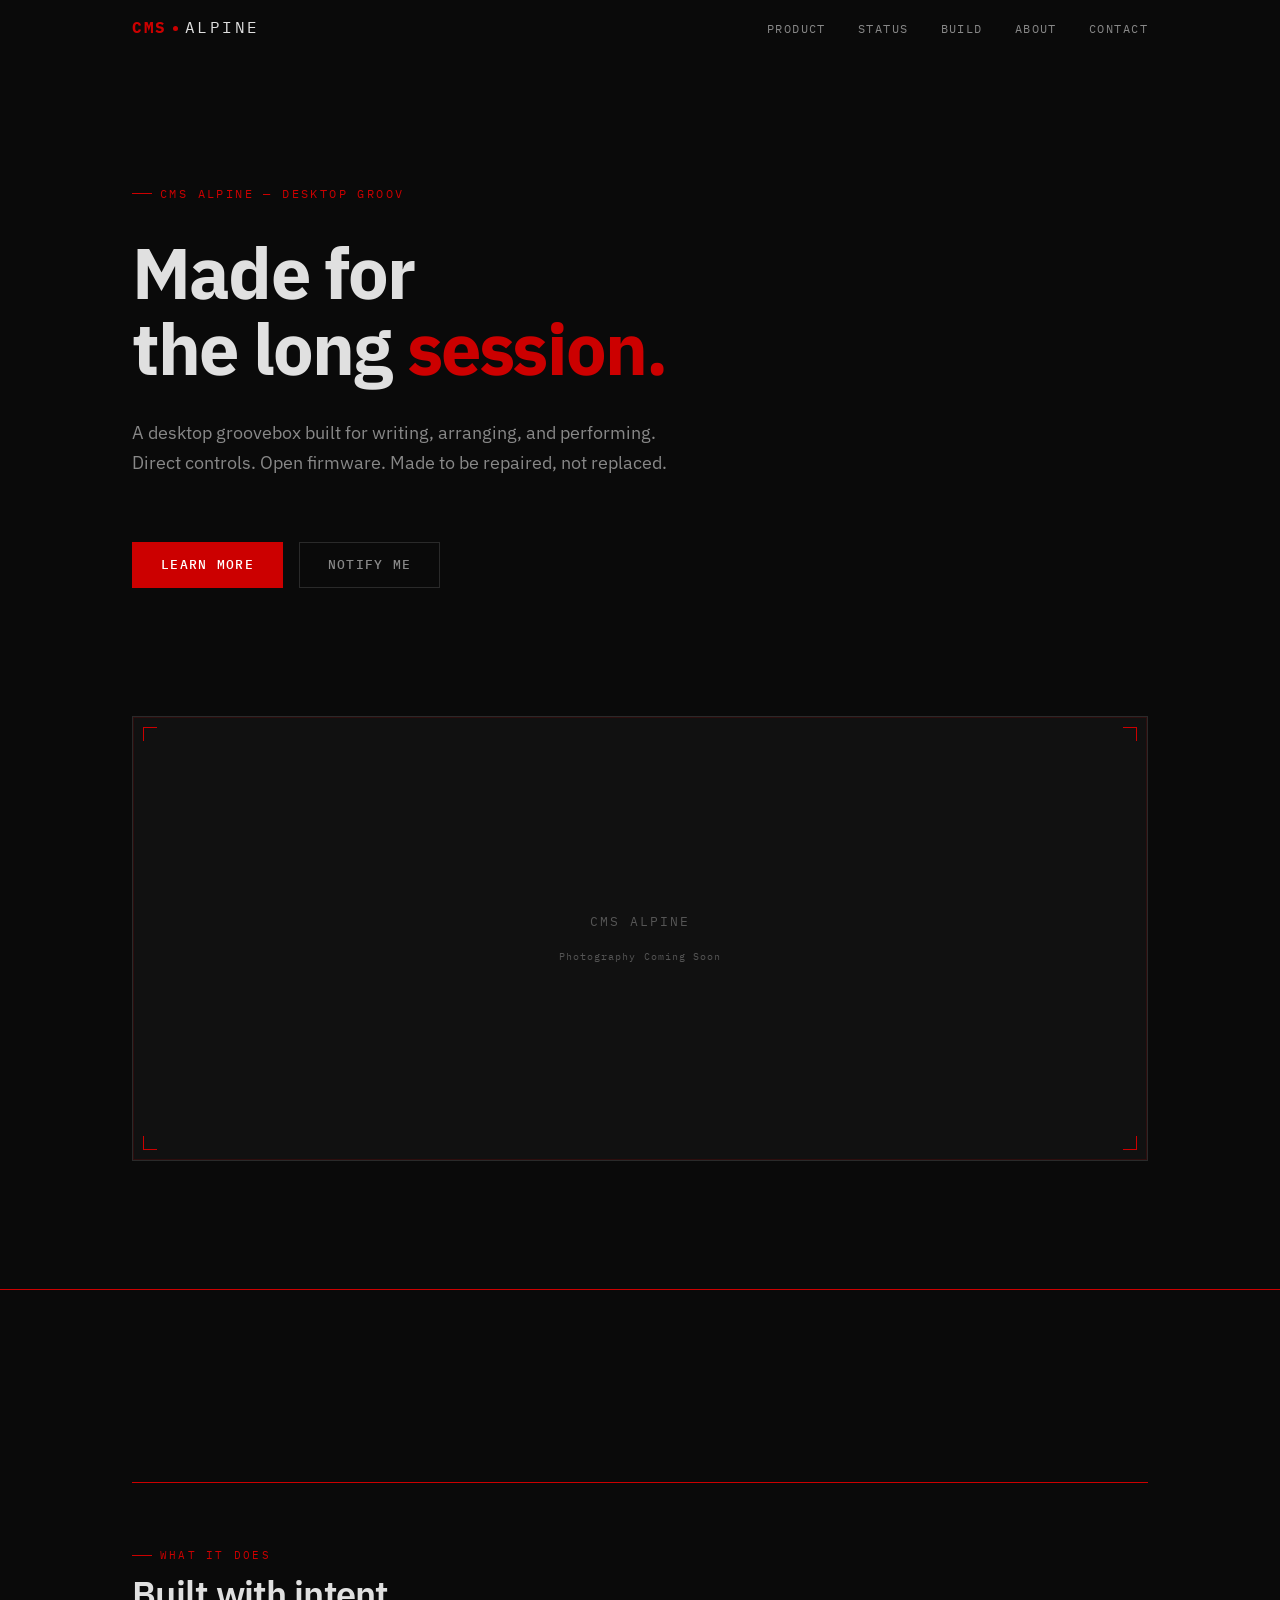
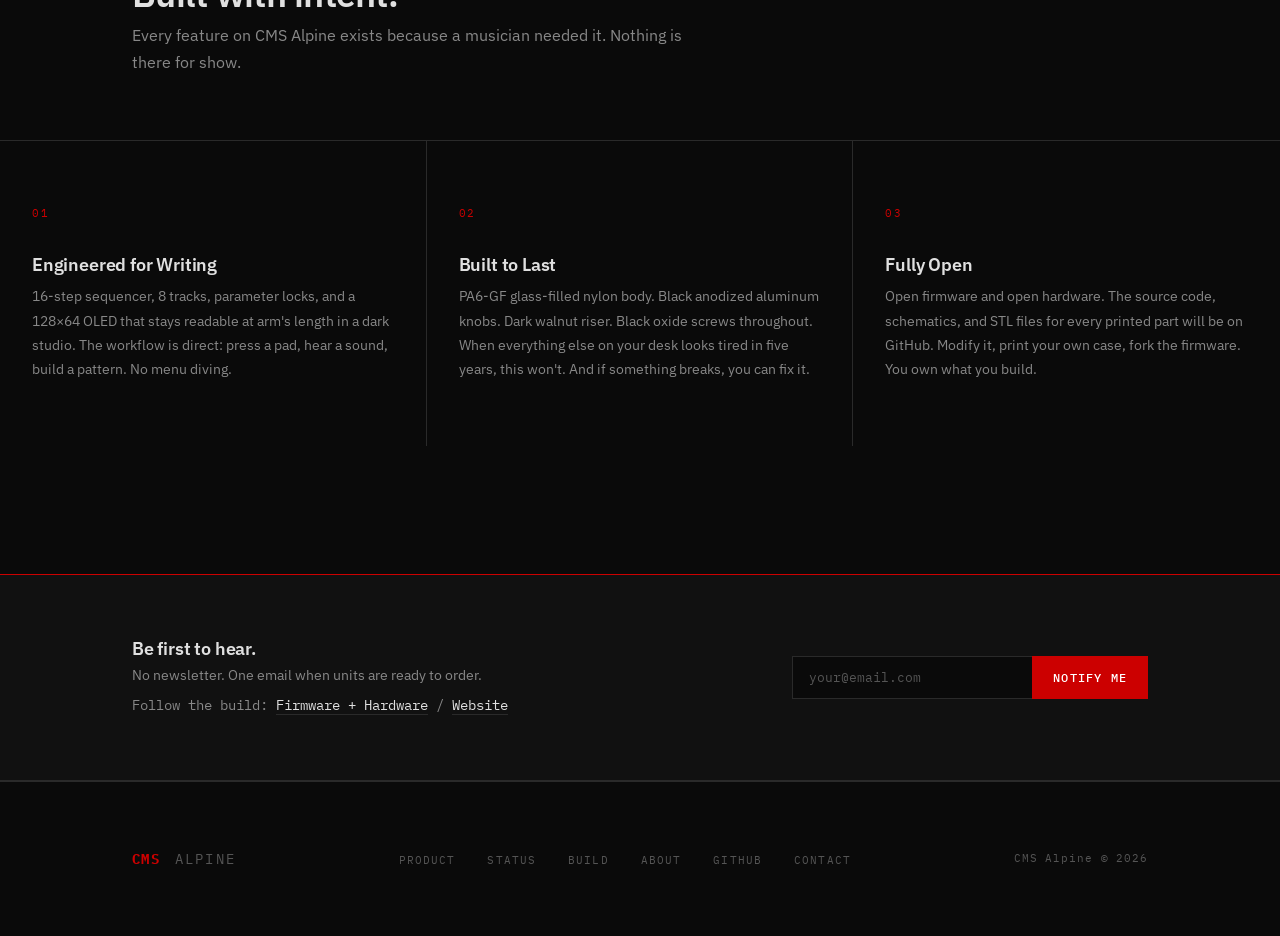
<file: index.html>
<!DOCTYPE html>
<html lang="en">
<head>
  <meta charset="UTF-8">
  <meta name="viewport" content="width=device-width, initial-scale=1.0">
  <meta name="description" content="CMS Alpine — A desktop groovebox built for writing, arranging, and performing. Open firmware. Built to last.">
  <meta property="og:title" content="CMS Alpine">
  <meta property="og:description" content="Made for the long session. A desktop groovebox built without compromise.">
  <meta property="og:type" content="website">
  <title>CMS Alpine — Made for the Long Session</title>
  <link rel="preconnect" href="https://fonts.googleapis.com">
  <link rel="preconnect" href="https://fonts.gstatic.com" crossorigin>
  <link href="https://fonts.googleapis.com/css2?family=IBM+Plex+Mono:wght@400;500;700&family=IBM+Plex+Sans:wght@400;500;600;700&display=swap" rel="stylesheet">
  <link rel="stylesheet" href="css/style.css">
</head>
<body class="page-body">

  <!-- ======================================================
       NAV
  ====================================================== -->
  <nav class="nav" role="navigation" aria-label="Main navigation">
    <div class="nav__inner">
      <a href="index.html" class="nav__brand" aria-label="CMS Alpine home">
        <span class="nav__cms">CMS</span>
        <span class="nav__dot" aria-hidden="true"></span>
        <span class="nav__alpine">Alpine</span>
      </a>

      <ul class="nav__links" role="list">
        <li><a href="product.html">Product</a></li>
        <li><a href="status.html">Status</a></li>
        <li><a href="build.html">Build</a></li>
        <li><a href="about.html">About</a></li>
        <li><a href="product.html#notify">Contact</a></li>
      </ul>

      <button class="nav__toggle" aria-label="Toggle navigation" aria-expanded="false">
        <span></span>
        <span></span>
        <span></span>
      </button>
    </div>
  </nav>

  <!-- ======================================================
       HERO
  ====================================================== -->
  <section class="hero" aria-labelledby="hero-headline">
    <div class="hero__inner">

      <span
        class="hero__label hero__label--type"
        data-text="CMS Alpine — Desktop Groovebox"
        style="visibility: hidden;"
        aria-label="CMS Alpine — Desktop Groovebox"
      >CMS Alpine — Desktop Groovebox</span>

      <h1 class="hero__headline" id="hero-headline">
        Made for<br>the long <em>session.</em>
      </h1>

      <p class="hero__subhead">
        A desktop groovebox built for writing, arranging, and performing.
        Direct controls. Open firmware. Made to be repaired, not replaced.
      </p>

      <div class="hero__actions">
        <a href="product.html" class="btn btn--primary">Learn More</a>
        <a href="product.html#notify" class="btn btn--ghost">Notify Me</a>
      </div>

      <!-- Product render placeholder -->
      <div class="render-placeholder render-placeholder--hero hero__render" role="img" aria-label="CMS Alpine product render — photography coming soon">
        <span class="render-placeholder__corner render-placeholder__corner--tl" aria-hidden="true"></span>
        <span class="render-placeholder__corner render-placeholder__corner--tr" aria-hidden="true"></span>
        <span class="render-placeholder__corner render-placeholder__corner--bl" aria-hidden="true"></span>
        <span class="render-placeholder__corner render-placeholder__corner--br" aria-hidden="true"></span>
        <span class="render-placeholder__label">CMS Alpine</span>
        <span class="render-placeholder__sublabel">Photography Coming Soon</span>
      </div>

    </div>
  </section>

  <!-- ======================================================
       FEATURE PILLARS
  ====================================================== -->
  <section class="section" aria-labelledby="pillars-heading">
    <div class="container">

      <hr class="rule-red" aria-hidden="true">

      <div class="section-header">
        <span class="section-header__tag" aria-hidden="true">What it does</span>
        <h2 class="section-header__title" id="pillars-heading">Built with intent.</h2>
        <p class="section-header__body">
          Every feature on CMS Alpine exists because a musician needed it.
          Nothing is there for show.
        </p>
      </div>

    </div>

    <div class="pillars" role="list">

      <article class="pillar" role="listitem">
        <span class="pillar__number" aria-hidden="true">01</span>
        <h3 class="pillar__title">Engineered for Writing</h3>
        <p class="pillar__body">
          16-step sequencer, 8 tracks, parameter locks, and a 128×64 OLED that stays
          readable at arm's length in a dark studio. The workflow is direct: press a pad,
          hear a sound, build a pattern. No menu diving.
        </p>
      </article>

      <article class="pillar" role="listitem">
        <span class="pillar__number" aria-hidden="true">02</span>
        <h3 class="pillar__title">Built to Last</h3>
        <p class="pillar__body">
          PA6-GF glass-filled nylon body. Black anodized aluminum knobs. Dark walnut riser.
          Black oxide screws throughout. When everything else on your desk looks tired in
          five years, this won't. And if something breaks, you can fix it.
        </p>
      </article>

      <article class="pillar" role="listitem">
        <span class="pillar__number" aria-hidden="true">03</span>
        <h3 class="pillar__title">Fully Open</h3>
        <p class="pillar__body">
          Open firmware and open hardware. The source code, schematics,
          and STL files for every printed part will be on GitHub.
          Modify it, print your own case, fork the firmware.
          You own what you build.
        </p>
      </article>

    </div>

  </section>

  <!-- ======================================================
       NOTIFY TEASER (bottom of index)
  ====================================================== -->
  <section class="notify-bar" aria-labelledby="notify-index-heading">
    <div class="notify-bar__inner">
      <div class="notify-bar__copy">
        <h3 id="notify-index-heading">Be first to hear.</h3>
        <p>No newsletter. One email when units are ready to order.</p>
        <p class="notify-bar__meta">
          Follow the build:
          <a href="https://github.com/jwalter613/cms-alpine" target="_blank" rel="noopener noreferrer">Firmware + Hardware</a>
          /
          <a href="https://github.com/jwalter613/cmsynthesis-website" target="_blank" rel="noopener noreferrer">Website</a>
        </p>
      </div>
      <form class="notify-form" action="#" method="post" aria-label="Email notification signup">
        <label for="notify-email-index" class="visually-hidden">Email address</label>
        <input
          type="email"
          id="notify-email-index"
          class="notify-form__input"
          placeholder="your@email.com"
          autocomplete="email"
          required
        >
        <button type="submit" class="notify-form__btn">Notify Me</button>
      </form>
    </div>
  </section>

  <!-- ======================================================
       FOOTER
  ====================================================== -->
  <footer class="footer" role="contentinfo">
    <div class="footer__inner">
      <div class="footer__brand">
        <span class="footer__cms">CMS</span>
        <span class="footer__alpine">&nbsp;Alpine</span>
      </div>

      <ul class="footer__links" role="list">
        <li><a href="product.html">Product</a></li>
        <li><a href="status.html">Status</a></li>
        <li><a href="build.html">Build</a></li>
        <li><a href="about.html">About</a></li>
        <li><a href="https://github.com/jwalter613/cms-alpine" target="_blank" rel="noopener noreferrer">GitHub</a></li>
        <li><a href="product.html#notify">Contact</a></li>
      </ul>

      <p class="footer__copy">CMS Alpine &copy; 2026</p>
    </div>
  </footer>

  <script src="js/main.js"></script>
</body>
</html>
</file>
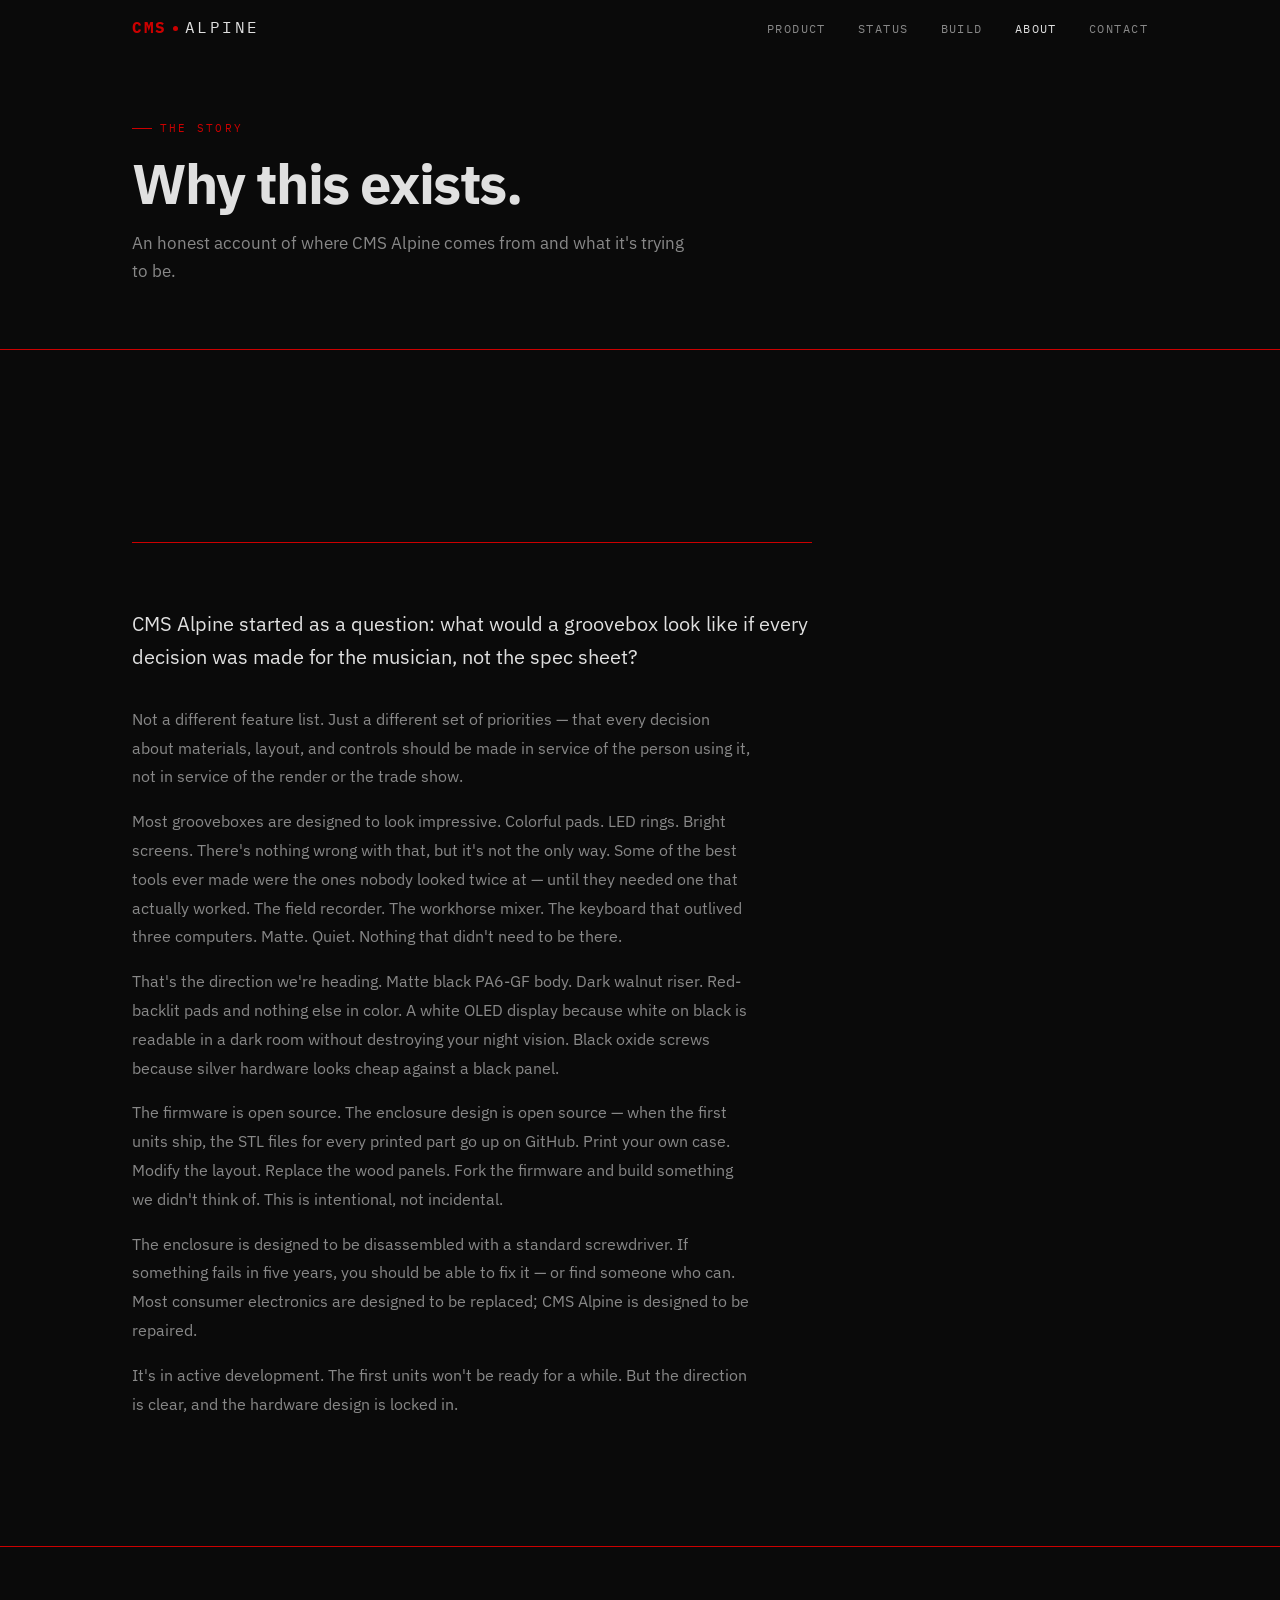
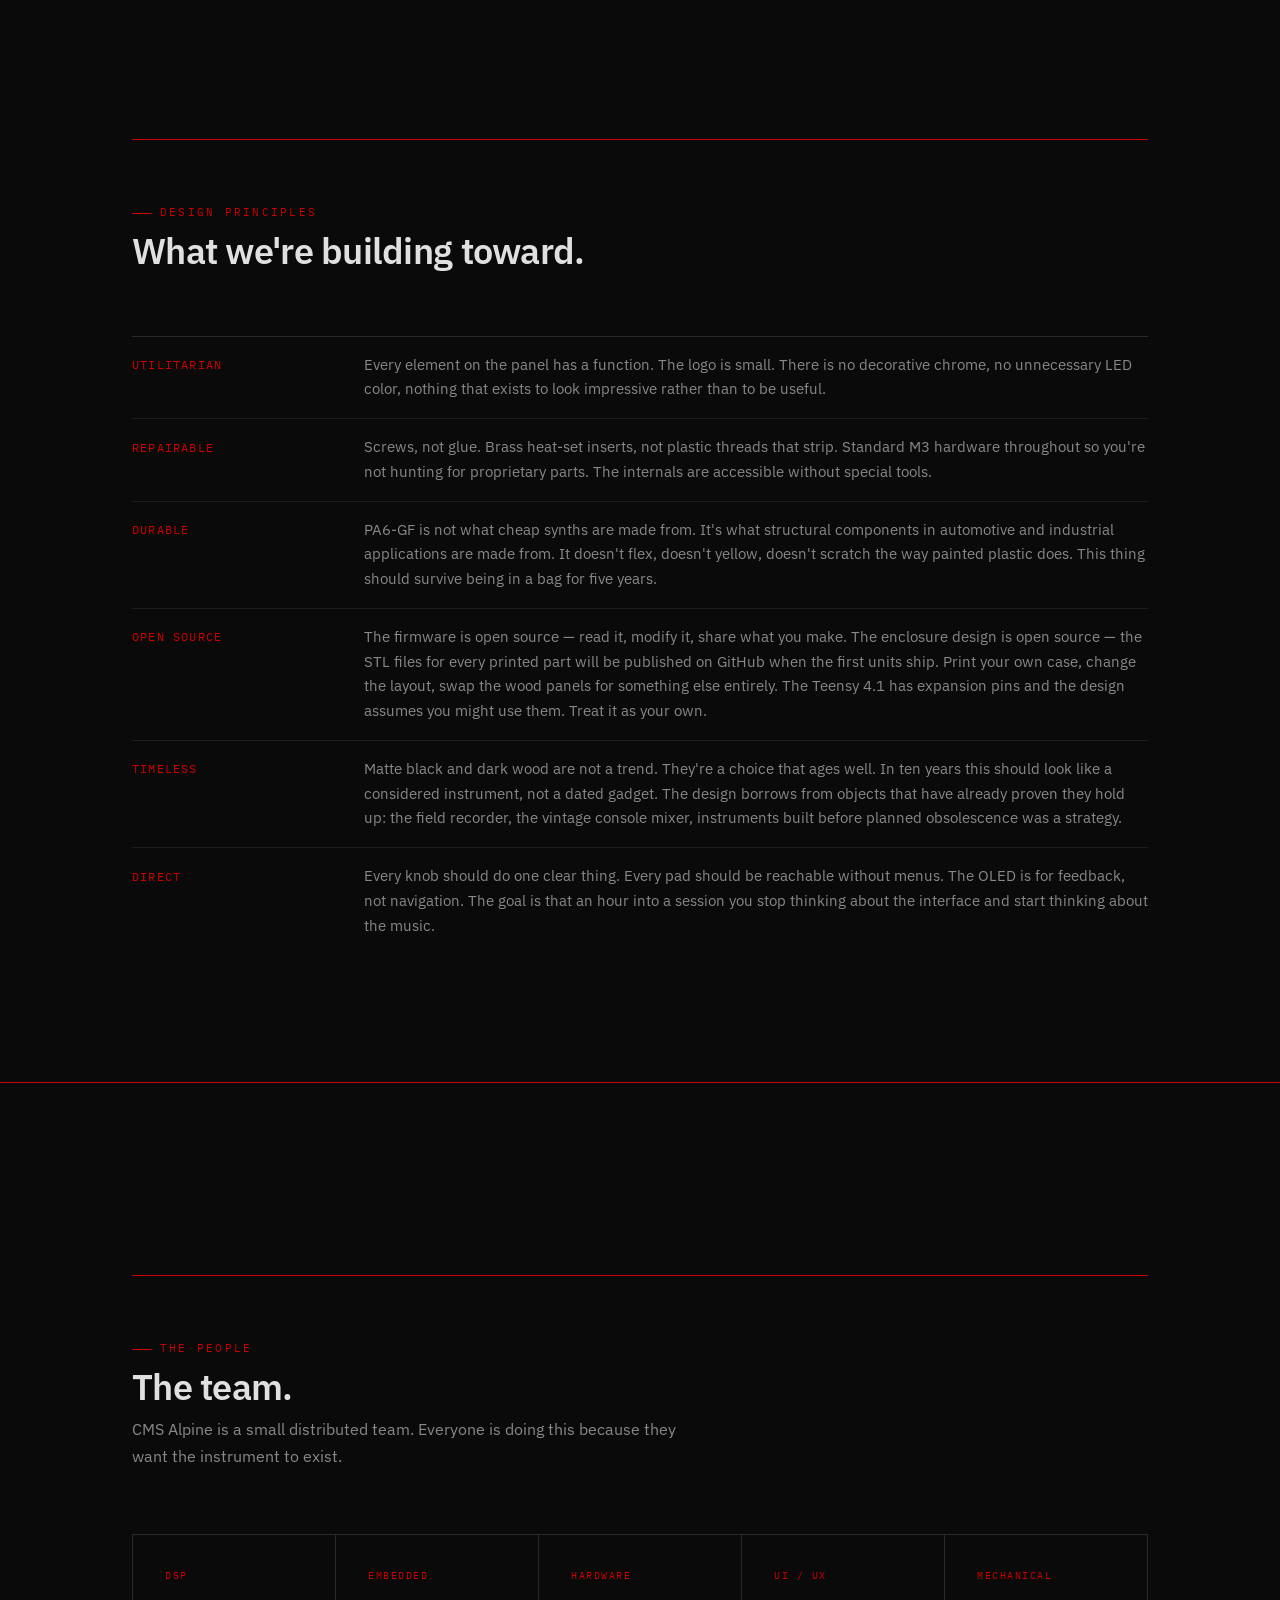
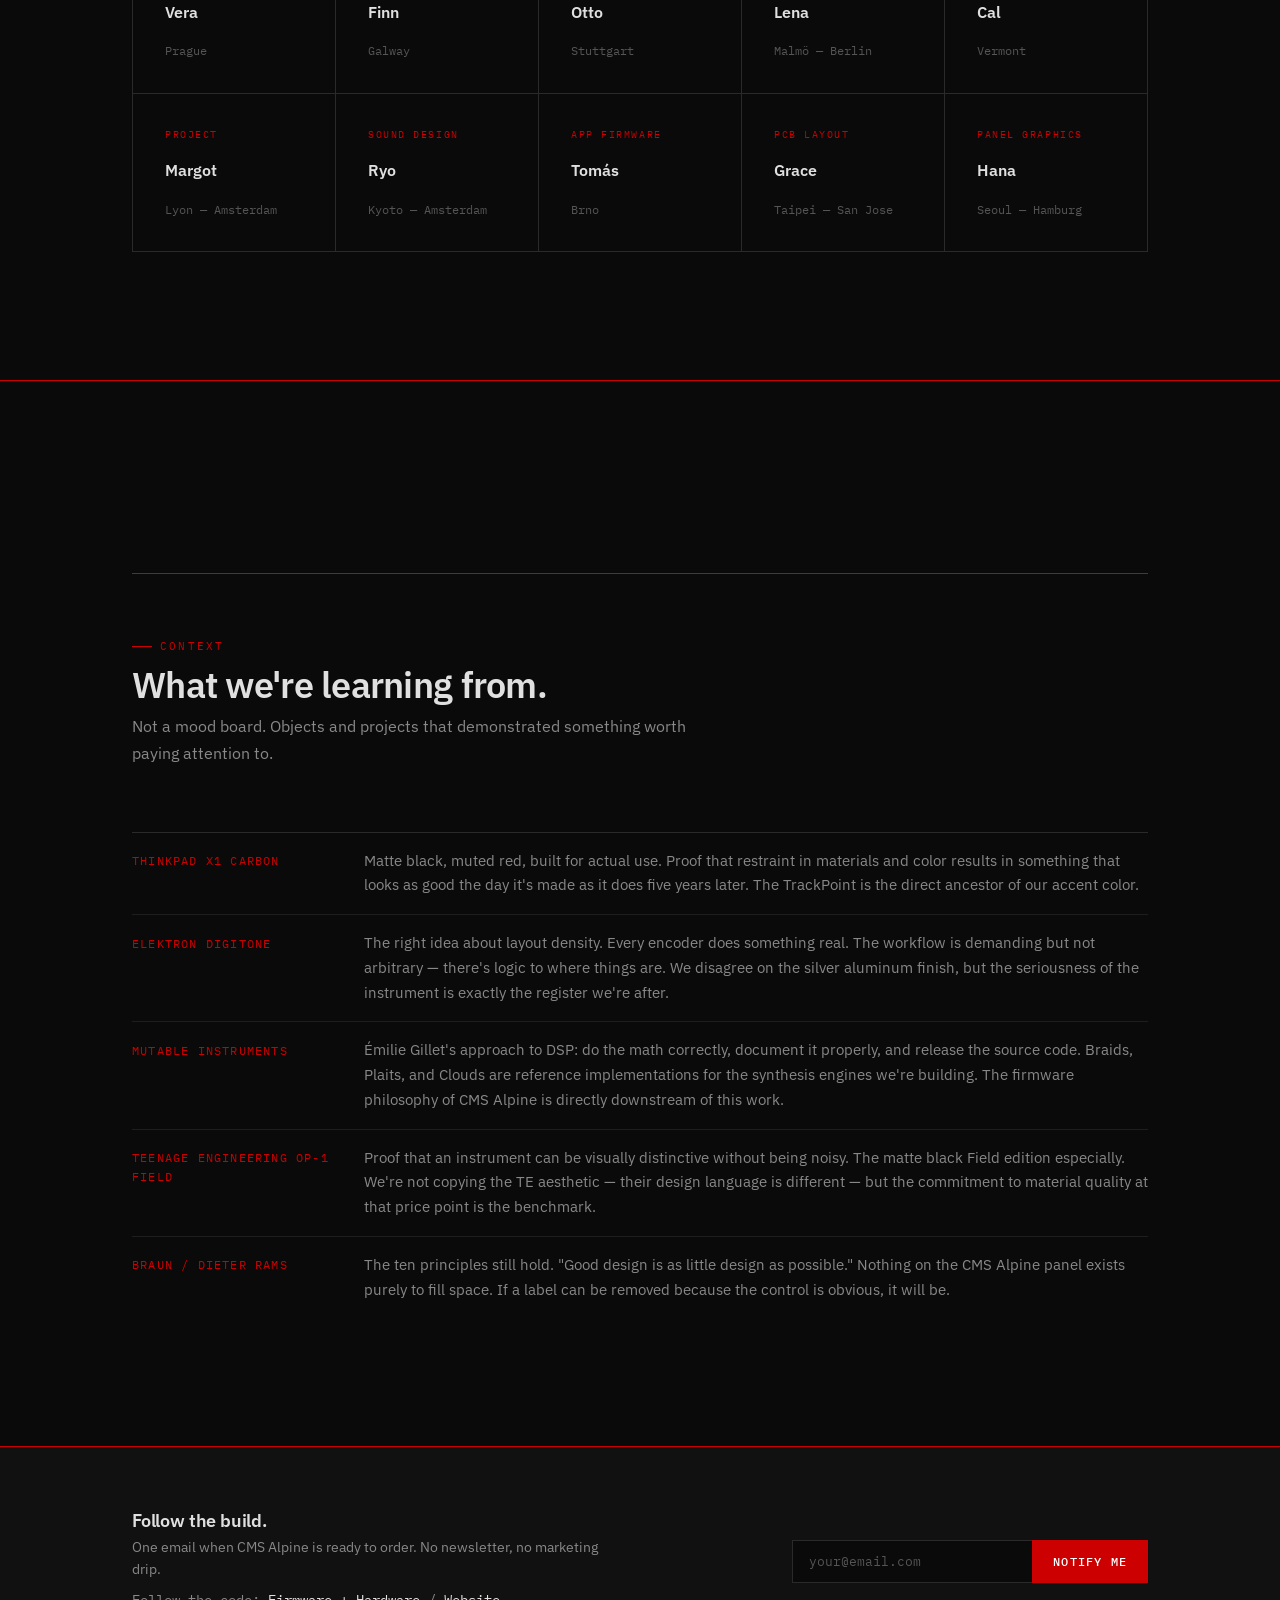
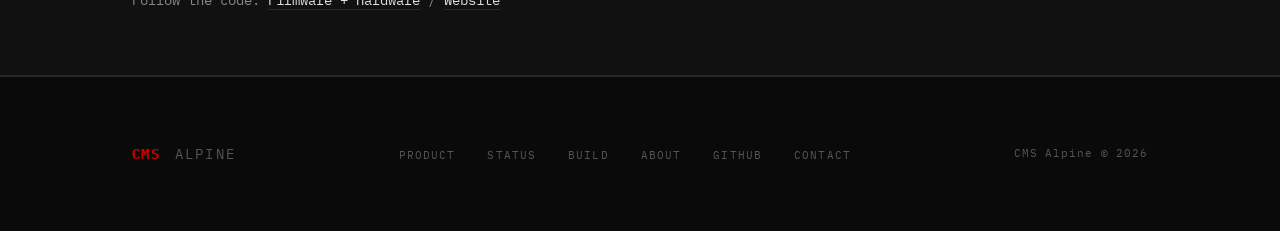
<file: about.html>
<!DOCTYPE html>
<html lang="en">
<head>
  <meta charset="UTF-8">
  <meta name="viewport" content="width=device-width, initial-scale=1.0">
  <meta name="description" content="About CMS Alpine — the story, the philosophy, and the team behind the instrument.">
  <meta property="og:title" content="About — CMS Alpine">
  <meta property="og:description" content="CMS Alpine started as a question: what would a groovebox look like if every decision was made for the musician, not the spec sheet?">
  <meta property="og:type" content="website">
  <title>About — CMS Alpine</title>
  <link rel="preconnect" href="https://fonts.googleapis.com">
  <link rel="preconnect" href="https://fonts.gstatic.com" crossorigin>
  <link href="https://fonts.googleapis.com/css2?family=IBM+Plex+Mono:wght@400;500;700&family=IBM+Plex+Sans:wght@400;500;600;700&display=swap" rel="stylesheet">
  <link rel="stylesheet" href="css/style.css">
</head>
<body class="page-body">

  <!-- ======================================================
       NAV
  ====================================================== -->
  <nav class="nav" role="navigation" aria-label="Main navigation">
    <div class="nav__inner">
      <a href="index.html" class="nav__brand" aria-label="CMS Alpine home">
        <span class="nav__cms">CMS</span>
        <span class="nav__dot" aria-hidden="true"></span>
        <span class="nav__alpine">Alpine</span>
      </a>

      <ul class="nav__links" role="list">
        <li><a href="product.html">Product</a></li>
        <li><a href="status.html">Status</a></li>
        <li><a href="build.html">Build</a></li>
        <li><a href="about.html" class="active">About</a></li>
        <li><a href="product.html#notify">Contact</a></li>
      </ul>

      <button class="nav__toggle" aria-label="Toggle navigation" aria-expanded="false">
        <span></span>
        <span></span>
        <span></span>
      </button>
    </div>
  </nav>

  <!-- ======================================================
       PAGE HEADER
  ====================================================== -->
  <header class="page-header">
    <div class="container">
      <span class="page-header__tag">The story</span>
      <h1 class="page-header__title">Why this exists.</h1>
      <p class="page-header__sub">
        An honest account of where CMS Alpine comes from and what it's trying to be.
      </p>
    </div>
  </header>

  <!-- ======================================================
       STORY
  ====================================================== -->
  <section class="section" aria-labelledby="story-heading">
    <div class="container">

      <div class="story-section">

        <hr class="rule-red" aria-hidden="true">

        <p class="story-lead" id="story-heading">
          CMS Alpine started as a question: what would a groovebox look like if
          every decision was made for the musician, not the spec sheet?
        </p>

        <div class="story-body">
          <p>
            Not a different feature list. Just a different set of priorities —
            that every decision about materials, layout, and controls should be made
            in service of the person using it, not in service of the render
            or the trade show.
          </p>

          <p>
            Most grooveboxes are designed to look impressive. Colorful pads.
            LED rings. Bright screens. There's nothing wrong with that, but
            it's not the only way. Some of the best tools ever made were
            the ones nobody looked twice at — until they needed one that actually worked.
            The field recorder. The workhorse mixer. The keyboard that outlived
            three computers. Matte. Quiet. Nothing that didn't need to be there.
          </p>

          <p>
            That's the direction we're heading. Matte black PA6-GF body.
            Dark walnut riser. Red-backlit pads and nothing else in color.
            A white OLED display because white on black is readable in a dark room
            without destroying your night vision. Black oxide screws because silver
            hardware looks cheap against a black panel.
          </p>

          <p>
            The firmware is open source. The enclosure design is open source —
            when the first units ship, the STL files for every printed part go
            up on GitHub. Print your own case. Modify the layout. Replace the
            wood panels. Fork the firmware and build something we didn't think of.
            This is intentional, not incidental.
          </p>

          <p>
            The enclosure is designed to be disassembled with a standard screwdriver.
            If something fails in five years, you should be able to fix it — or find
            someone who can. Most consumer electronics are designed to be replaced;
            CMS Alpine is designed to be repaired.
          </p>

          <p>
            It's in active development. The first units won't be ready for a while.
            But the direction is clear, and the hardware design is locked in.
          </p>
        </div>

      </div>

    </div>
  </section>

  <!-- ======================================================
       PRINCIPLES
  ====================================================== -->
  <section class="section" aria-labelledby="principles-heading">
    <div class="container">

      <hr class="rule-red" aria-hidden="true">

      <div class="section-header">
        <span class="section-header__tag" aria-hidden="true">Design principles</span>
        <h2 class="section-header__title" id="principles-heading">What we're building toward.</h2>
      </div>

      <ul class="principles-list" aria-label="Design principles">

        <li>
          <span class="principle-name">Utilitarian</span>
          <span class="principle-desc">
            Every element on the panel has a function. The logo is small.
            There is no decorative chrome, no unnecessary LED color, nothing
            that exists to look impressive rather than to be useful.
          </span>
        </li>

        <li>
          <span class="principle-name">Repairable</span>
          <span class="principle-desc">
            Screws, not glue. Brass heat-set inserts, not plastic threads that strip.
            Standard M3 hardware throughout so you're not hunting for proprietary parts.
            The internals are accessible without special tools.
          </span>
        </li>

        <li>
          <span class="principle-name">Durable</span>
          <span class="principle-desc">
            PA6-GF is not what cheap synths are made from. It's what structural
            components in automotive and industrial applications are made from.
            It doesn't flex, doesn't yellow, doesn't scratch the way painted plastic does.
            This thing should survive being in a bag for five years.
          </span>
        </li>

        <li>
          <span class="principle-name">Open Source</span>
          <span class="principle-desc">
            The firmware is open source — read it, modify it, share what you make.
            The enclosure design is open source — the STL files for every printed part
            will be published on GitHub when the first units ship. Print your own case,
            change the layout, swap the wood panels for something else entirely.
            The Teensy 4.1 has expansion pins and the design assumes you might use them.
            Treat it as your own.
          </span>
        </li>

        <li>
          <span class="principle-name">Timeless</span>
          <span class="principle-desc">
            Matte black and dark wood are not a trend. They're a choice that ages well.
            In ten years this should look like a considered instrument, not a dated gadget.
            The design borrows from objects that have already proven they hold up:
            the field recorder, the vintage console mixer, instruments built before
            planned obsolescence was a strategy.
          </span>
        </li>

        <li>
          <span class="principle-name">Direct</span>
          <span class="principle-desc">
            Every knob should do one clear thing. Every pad should be reachable without
            menus. The OLED is for feedback, not navigation. The goal is that an hour
            into a session you stop thinking about the interface and start thinking
            about the music.
          </span>
        </li>

      </ul>

    </div>
  </section>

  <!-- ======================================================
       THE TEAM
  ====================================================== -->
  <section class="section" aria-labelledby="team-heading">
    <div class="container">

      <hr class="rule-red" aria-hidden="true">

      <div class="section-header">
        <span class="section-header__tag" aria-hidden="true">The people</span>
        <h2 class="section-header__title" id="team-heading">The team.</h2>
        <p class="section-header__body">
          CMS Alpine is a small distributed team. Everyone is doing this because
          they want the instrument to exist.
        </p>
      </div>

      <div class="team-grid" role="list">

        <article class="team-member" role="listitem">
          <p class="team-member__role">DSP</p>
          <p class="team-member__name">Vera</p>
          <p class="team-member__location">Prague</p>
        </article>

        <article class="team-member" role="listitem">
          <p class="team-member__role">Embedded</p>
          <p class="team-member__name">Finn</p>
          <p class="team-member__location">Galway</p>
        </article>

        <article class="team-member" role="listitem">
          <p class="team-member__role">Hardware</p>
          <p class="team-member__name">Otto</p>
          <p class="team-member__location">Stuttgart</p>
        </article>

        <article class="team-member" role="listitem">
          <p class="team-member__role">UI / UX</p>
          <p class="team-member__name">Lena</p>
          <p class="team-member__location">Malmö — Berlin</p>
        </article>

        <article class="team-member" role="listitem">
          <p class="team-member__role">Mechanical</p>
          <p class="team-member__name">Cal</p>
          <p class="team-member__location">Vermont</p>
        </article>

        <article class="team-member" role="listitem">
          <p class="team-member__role">Project</p>
          <p class="team-member__name">Margot</p>
          <p class="team-member__location">Lyon — Amsterdam</p>
        </article>

        <article class="team-member" role="listitem">
          <p class="team-member__role">Sound Design</p>
          <p class="team-member__name">Ryo</p>
          <p class="team-member__location">Kyoto — Amsterdam</p>
        </article>

        <article class="team-member" role="listitem">
          <p class="team-member__role">App Firmware</p>
          <p class="team-member__name">Tomás</p>
          <p class="team-member__location">Brno</p>
        </article>

        <article class="team-member" role="listitem">
          <p class="team-member__role">PCB Layout</p>
          <p class="team-member__name">Grace</p>
          <p class="team-member__location">Taipei — San Jose</p>
        </article>

        <article class="team-member" role="listitem">
          <p class="team-member__role">Panel Graphics</p>
          <p class="team-member__name">Hana</p>
          <p class="team-member__location">Seoul — Hamburg</p>
        </article>

      </div>

    </div>
  </section>

  <!-- ======================================================
       REFERENCES — what we're learning from
  ====================================================== -->
  <section class="section" aria-labelledby="references-heading">
    <div class="container">

      <hr class="rule-red" aria-hidden="true">

      <div class="section-header">
        <span class="section-header__tag" aria-hidden="true">Context</span>
        <h2 class="section-header__title" id="references-heading">What we're learning from.</h2>
        <p class="section-header__body">
          Not a mood board. Objects and projects that demonstrated something
          worth paying attention to.
        </p>
      </div>

      <ul class="principles-list" aria-label="Influential references">

        <li>
          <span class="principle-name">ThinkPad X1 Carbon</span>
          <span class="principle-desc">
            Matte black, muted red, built for actual use. Proof that restraint in
            materials and color results in something that looks as good the day
            it's made as it does five years later. The TrackPoint is the direct
            ancestor of our accent color.
          </span>
        </li>

        <li>
          <span class="principle-name">Elektron Digitone</span>
          <span class="principle-desc">
            The right idea about layout density. Every encoder does something real.
            The workflow is demanding but not arbitrary — there's logic to where
            things are. We disagree on the silver aluminum finish, but the
            seriousness of the instrument is exactly the register we're after.
          </span>
        </li>

        <li>
          <span class="principle-name">Mutable Instruments</span>
          <span class="principle-desc">
            Émilie Gillet's approach to DSP: do the math correctly, document it
            properly, and release the source code. Braids, Plaits, and Clouds are
            reference implementations for the synthesis engines we're building.
            The firmware philosophy of CMS Alpine is directly downstream of this work.
          </span>
        </li>

        <li>
          <span class="principle-name">Teenage Engineering OP-1 Field</span>
          <span class="principle-desc">
            Proof that an instrument can be visually distinctive without being noisy.
            The matte black Field edition especially. We're not copying the TE aesthetic —
            their design language is different — but the commitment to material quality
            at that price point is the benchmark.
          </span>
        </li>

        <li>
          <span class="principle-name">Braun / Dieter Rams</span>
          <span class="principle-desc">
            The ten principles still hold. "Good design is as little design as possible."
            Nothing on the CMS Alpine panel exists purely to fill space. If a label
            can be removed because the control is obvious, it will be.
          </span>
        </li>

      </ul>

    </div>
  </section>

  <!-- ======================================================
       NOTIFY CTA
  ====================================================== -->
  <section class="notify-bar" aria-labelledby="notify-about-heading">
    <div class="notify-bar__inner">
      <div class="notify-bar__copy">
        <h3 id="notify-about-heading">Follow the build.</h3>
        <p>
          One email when CMS Alpine is ready to order.
          No newsletter, no marketing drip.
        </p>
        <p class="notify-bar__meta">
          Follow the code:
          <a href="https://github.com/jwalter613/cms-alpine" target="_blank" rel="noopener noreferrer">Firmware + Hardware</a>
          /
          <a href="https://github.com/jwalter613/cmsynthesis-website" target="_blank" rel="noopener noreferrer">Website</a>
        </p>
      </div>
      <form class="notify-form" action="#" method="post" aria-label="Email notification signup">
        <label for="notify-email-about" class="visually-hidden">Email address</label>
        <input
          type="email"
          id="notify-email-about"
          class="notify-form__input"
          placeholder="your@email.com"
          autocomplete="email"
          required
        >
        <button type="submit" class="notify-form__btn">Notify Me</button>
      </form>
    </div>
  </section>

  <!-- ======================================================
       FOOTER
  ====================================================== -->
  <footer class="footer" role="contentinfo">
    <div class="footer__inner">
      <div class="footer__brand">
        <span class="footer__cms">CMS</span>
        <span class="footer__alpine">&nbsp;Alpine</span>
      </div>

      <ul class="footer__links" role="list">
        <li><a href="product.html">Product</a></li>
        <li><a href="status.html">Status</a></li>
        <li><a href="build.html">Build</a></li>
        <li><a href="about.html">About</a></li>
        <li><a href="https://github.com/jwalter613/cms-alpine" target="_blank" rel="noopener noreferrer">GitHub</a></li>
        <li><a href="product.html#notify">Contact</a></li>
      </ul>

      <p class="footer__copy">CMS Alpine &copy; 2026</p>
    </div>
  </footer>

  <script src="js/main.js"></script>
</body>
</html>
</file>
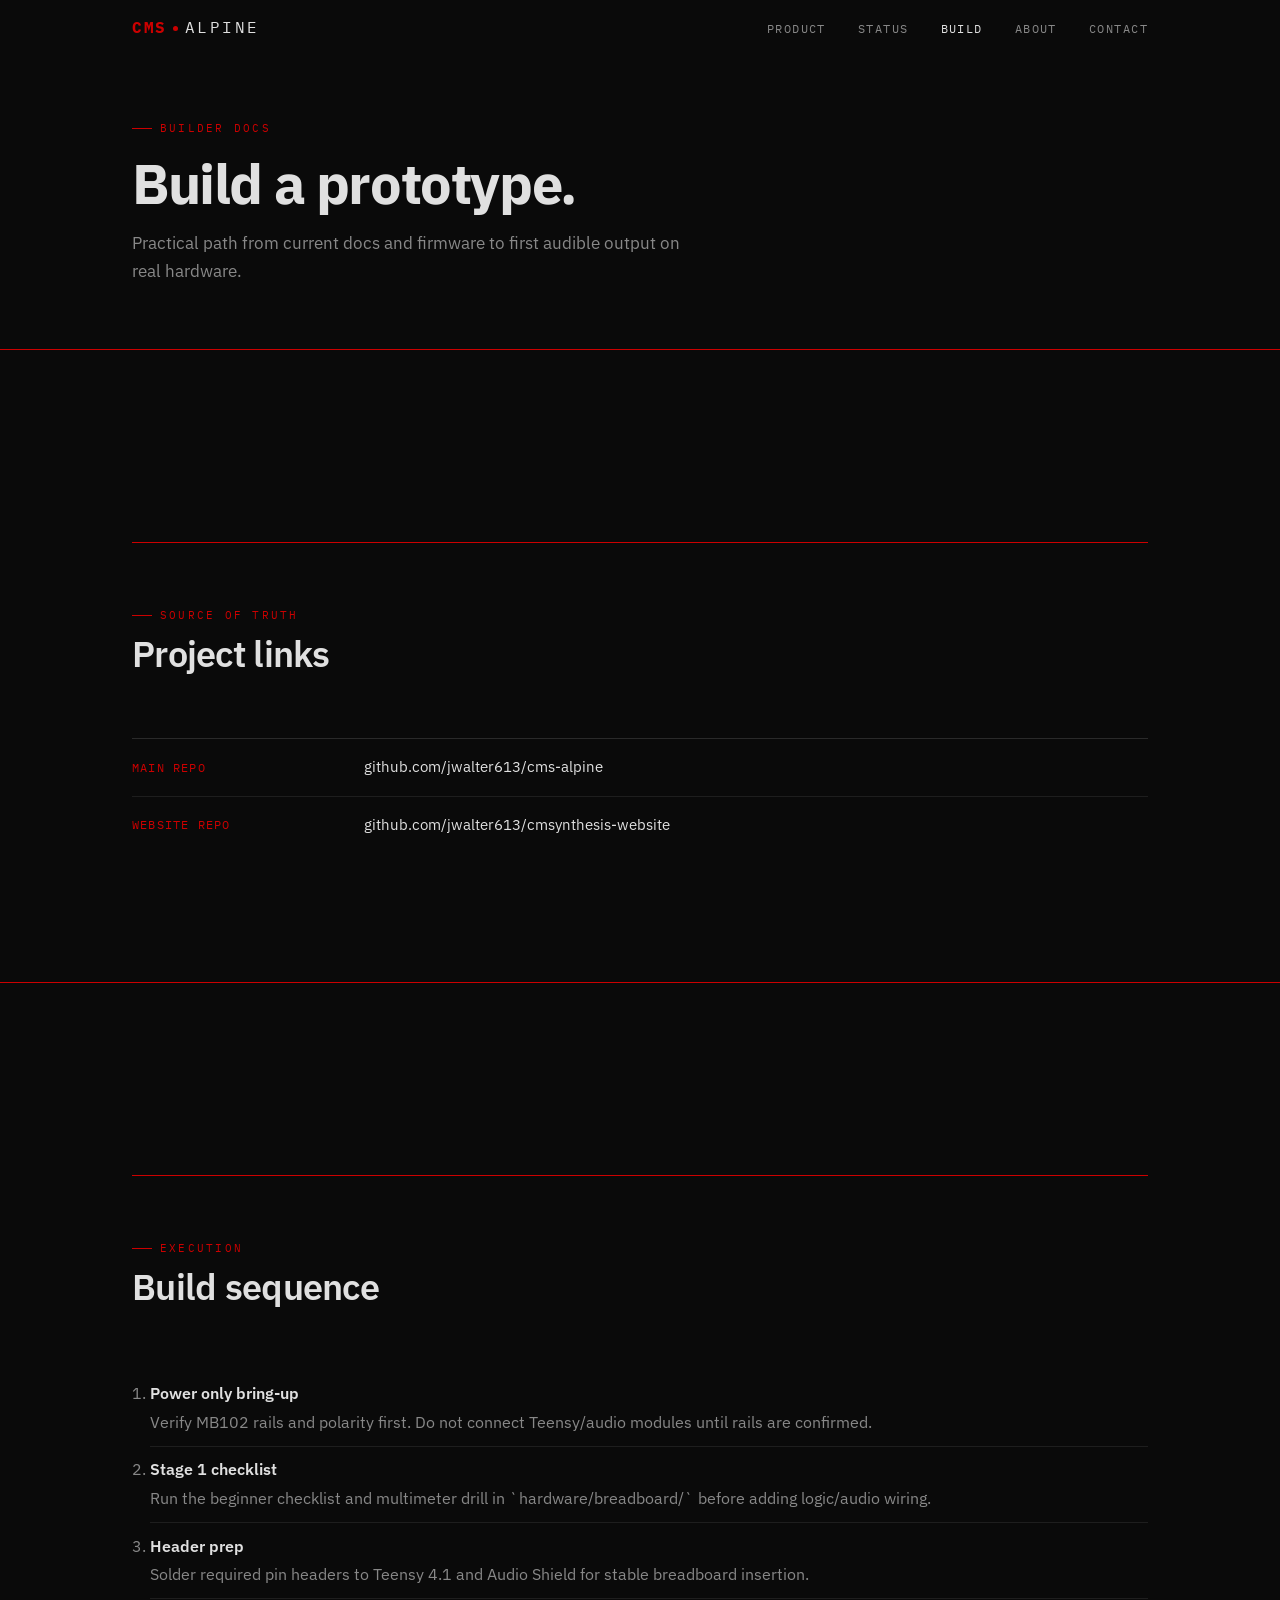
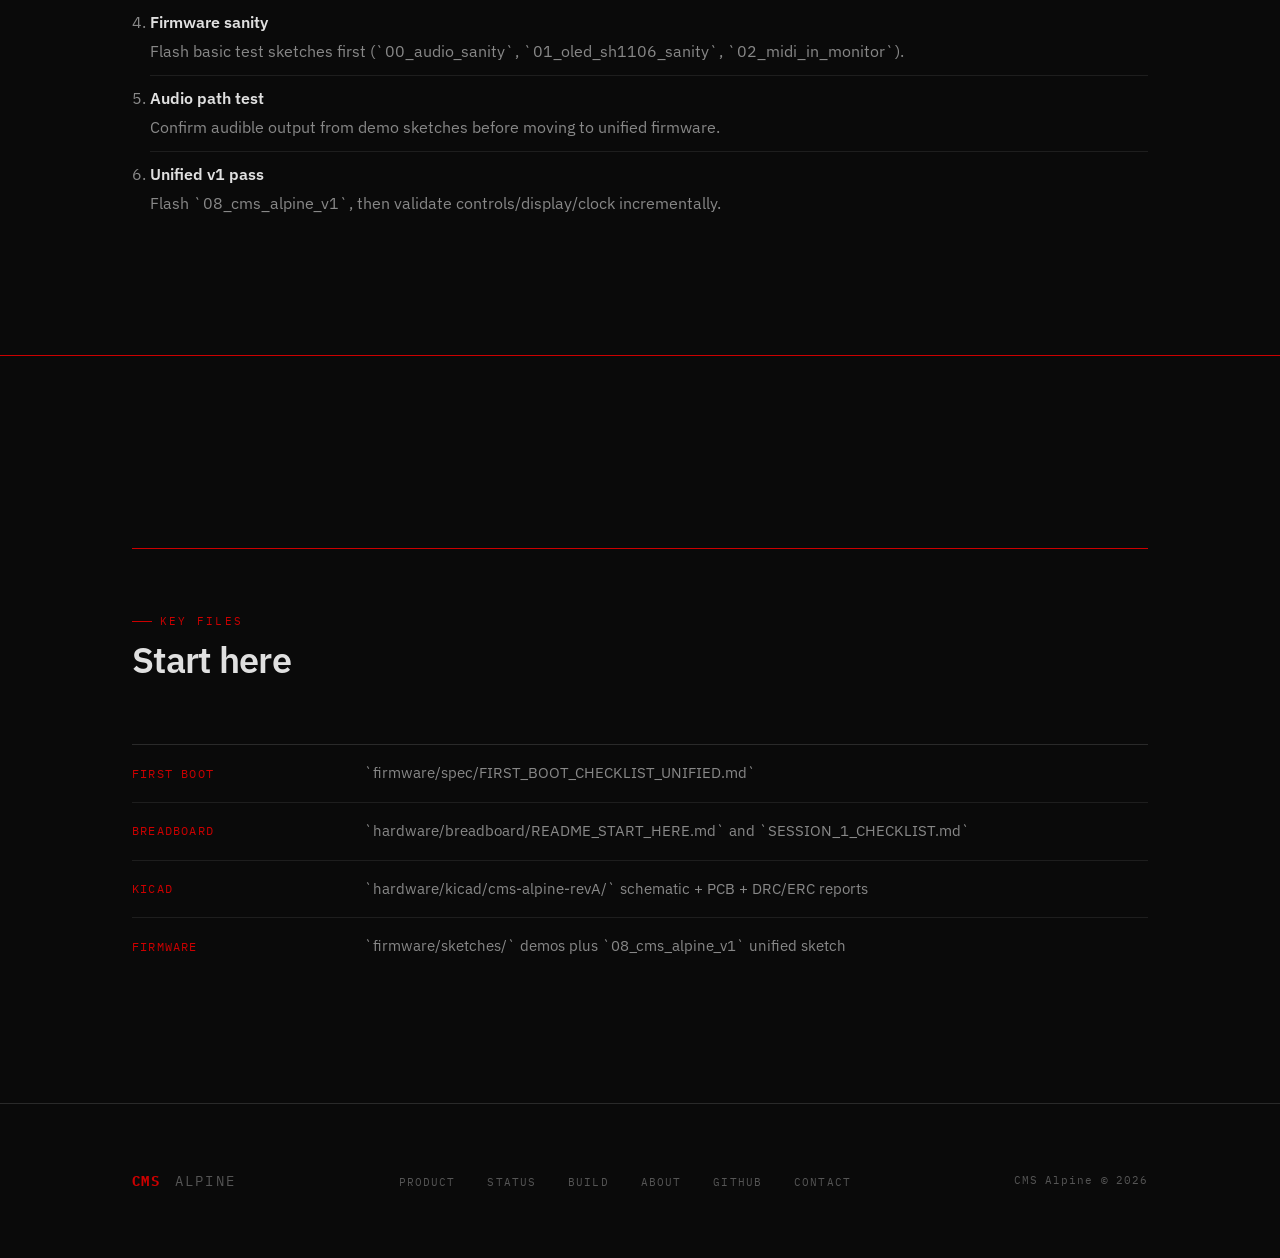
<file: build.html>
<!DOCTYPE html>
<html lang="en">
<head>
  <meta charset="UTF-8">
  <meta name="viewport" content="width=device-width, initial-scale=1.0">
  <meta name="description" content="How to build and test a CMS Alpine prototype from current project files.">
  <meta property="og:title" content="Build — CMS Alpine">
  <meta property="og:description" content="Step-by-step prototype build path from project files to first sound.">
  <meta property="og:type" content="website">
  <title>Build — CMS Alpine</title>
  <link rel="preconnect" href="https://fonts.googleapis.com">
  <link rel="preconnect" href="https://fonts.gstatic.com" crossorigin>
  <link href="https://fonts.googleapis.com/css2?family=IBM+Plex+Mono:wght@400;500;700&family=IBM+Plex+Sans:wght@400;500;600;700&display=swap" rel="stylesheet">
  <link rel="stylesheet" href="css/style.css">
</head>
<body class="page-body">

  <nav class="nav" role="navigation" aria-label="Main navigation">
    <div class="nav__inner">
      <a href="index.html" class="nav__brand" aria-label="CMS Alpine home">
        <span class="nav__cms">CMS</span>
        <span class="nav__dot" aria-hidden="true"></span>
        <span class="nav__alpine">Alpine</span>
      </a>

      <ul class="nav__links" role="list">
        <li><a href="product.html">Product</a></li>
        <li><a href="status.html">Status</a></li>
        <li><a href="build.html" class="active">Build</a></li>
        <li><a href="about.html">About</a></li>
        <li><a href="product.html#notify">Contact</a></li>
      </ul>

      <button class="nav__toggle" aria-label="Toggle navigation" aria-expanded="false">
        <span></span>
        <span></span>
        <span></span>
      </button>
    </div>
  </nav>

  <header class="page-header">
    <div class="container">
      <span class="page-header__tag">Builder docs</span>
      <h1 class="page-header__title">Build a prototype.</h1>
      <p class="page-header__sub">
        Practical path from current docs and firmware to first audible output on real hardware.
      </p>
    </div>
  </header>

  <section class="section" aria-labelledby="links-heading">
    <div class="container">
      <hr class="rule-red" aria-hidden="true">
      <div class="section-header">
        <span class="section-header__tag" aria-hidden="true">Source of truth</span>
        <h2 class="section-header__title" id="links-heading">Project links</h2>
      </div>

      <ul class="principles-list" aria-label="Project links">
        <li>
          <span class="principle-name">Main repo</span>
          <span class="principle-desc"><a href="https://github.com/jwalter613/cms-alpine" target="_blank" rel="noopener noreferrer">github.com/jwalter613/cms-alpine</a></span>
        </li>
        <li>
          <span class="principle-name">Website repo</span>
          <span class="principle-desc"><a href="https://github.com/jwalter613/cmsynthesis-website" target="_blank" rel="noopener noreferrer">github.com/jwalter613/cmsynthesis-website</a></span>
        </li>
      </ul>
    </div>
  </section>

  <section class="section" aria-labelledby="steps-heading">
    <div class="container">
      <hr class="rule-red" aria-hidden="true">
      <div class="section-header">
        <span class="section-header__tag" aria-hidden="true">Execution</span>
        <h2 class="section-header__title" id="steps-heading">Build sequence</h2>
      </div>

      <ol class="build-steps" aria-label="Prototype build sequence">
        <li>
          <strong>Power only bring-up</strong>
          Verify MB102 rails and polarity first. Do not connect Teensy/audio modules until rails are confirmed.
        </li>
        <li>
          <strong>Stage 1 checklist</strong>
          Run the beginner checklist and multimeter drill in `hardware/breadboard/` before adding logic/audio wiring.
        </li>
        <li>
          <strong>Header prep</strong>
          Solder required pin headers to Teensy 4.1 and Audio Shield for stable breadboard insertion.
        </li>
        <li>
          <strong>Firmware sanity</strong>
          Flash basic test sketches first (`00_audio_sanity`, `01_oled_sh1106_sanity`, `02_midi_in_monitor`).
        </li>
        <li>
          <strong>Audio path test</strong>
          Confirm audible output from demo sketches before moving to unified firmware.
        </li>
        <li>
          <strong>Unified v1 pass</strong>
          Flash `08_cms_alpine_v1`, then validate controls/display/clock incrementally.
        </li>
      </ol>
    </div>
  </section>

  <section class="section" aria-labelledby="files-heading">
    <div class="container">
      <hr class="rule-red" aria-hidden="true">
      <div class="section-header">
        <span class="section-header__tag" aria-hidden="true">Key files</span>
        <h2 class="section-header__title" id="files-heading">Start here</h2>
      </div>

      <ul class="principles-list" aria-label="Key build files">
        <li>
          <span class="principle-name">First boot</span>
          <span class="principle-desc">`firmware/spec/FIRST_BOOT_CHECKLIST_UNIFIED.md`</span>
        </li>
        <li>
          <span class="principle-name">Breadboard</span>
          <span class="principle-desc">`hardware/breadboard/README_START_HERE.md` and `SESSION_1_CHECKLIST.md`</span>
        </li>
        <li>
          <span class="principle-name">KiCad</span>
          <span class="principle-desc">`hardware/kicad/cms-alpine-revA/` schematic + PCB + DRC/ERC reports</span>
        </li>
        <li>
          <span class="principle-name">Firmware</span>
          <span class="principle-desc">`firmware/sketches/` demos plus `08_cms_alpine_v1` unified sketch</span>
        </li>
      </ul>
    </div>
  </section>

  <footer class="footer" role="contentinfo">
    <div class="footer__inner">
      <div class="footer__brand">
        <span class="footer__cms">CMS</span>
        <span class="footer__alpine">&nbsp;Alpine</span>
      </div>

      <ul class="footer__links" role="list">
        <li><a href="product.html">Product</a></li>
        <li><a href="status.html">Status</a></li>
        <li><a href="build.html">Build</a></li>
        <li><a href="about.html">About</a></li>
        <li><a href="https://github.com/jwalter613/cms-alpine" target="_blank" rel="noopener noreferrer">GitHub</a></li>
        <li><a href="product.html#notify">Contact</a></li>
      </ul>

      <p class="footer__copy">CMS Alpine &copy; 2026</p>
    </div>
  </footer>

  <script src="js/main.js"></script>
</body>
</html>
</file>
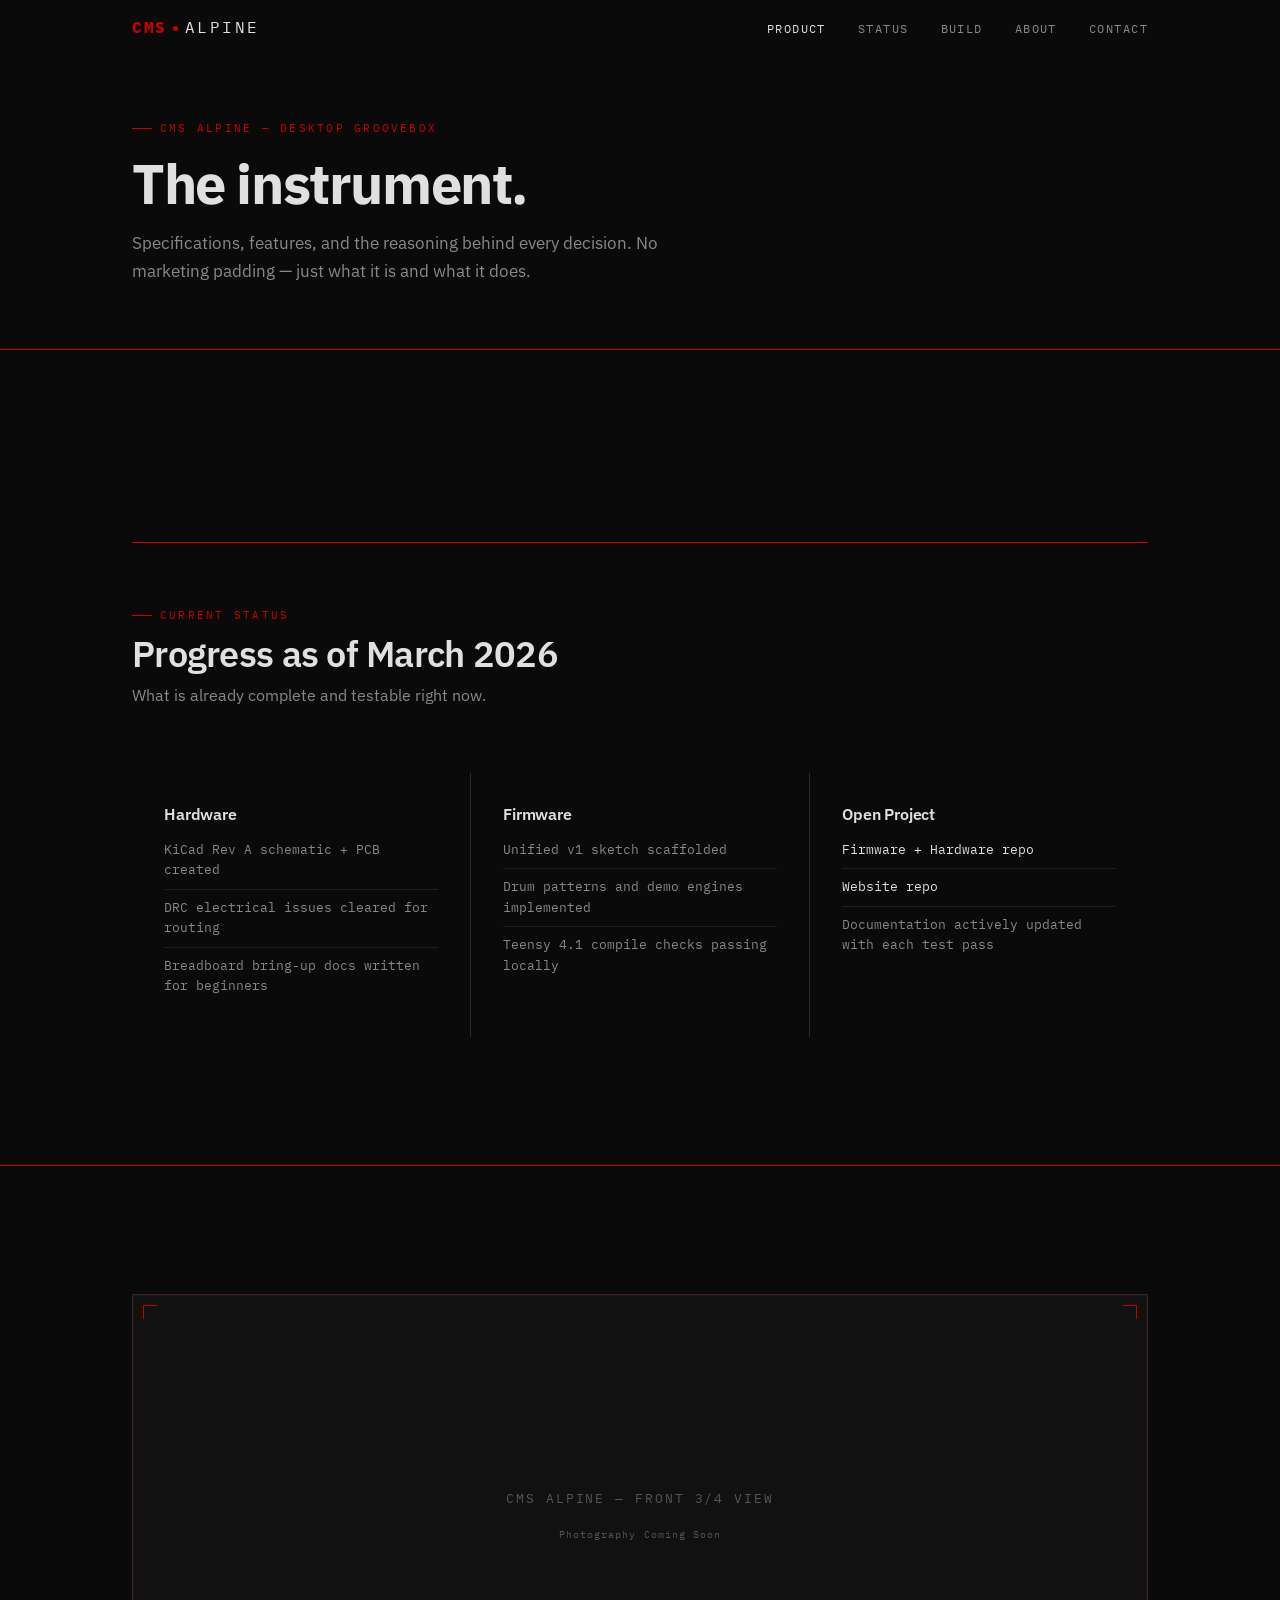
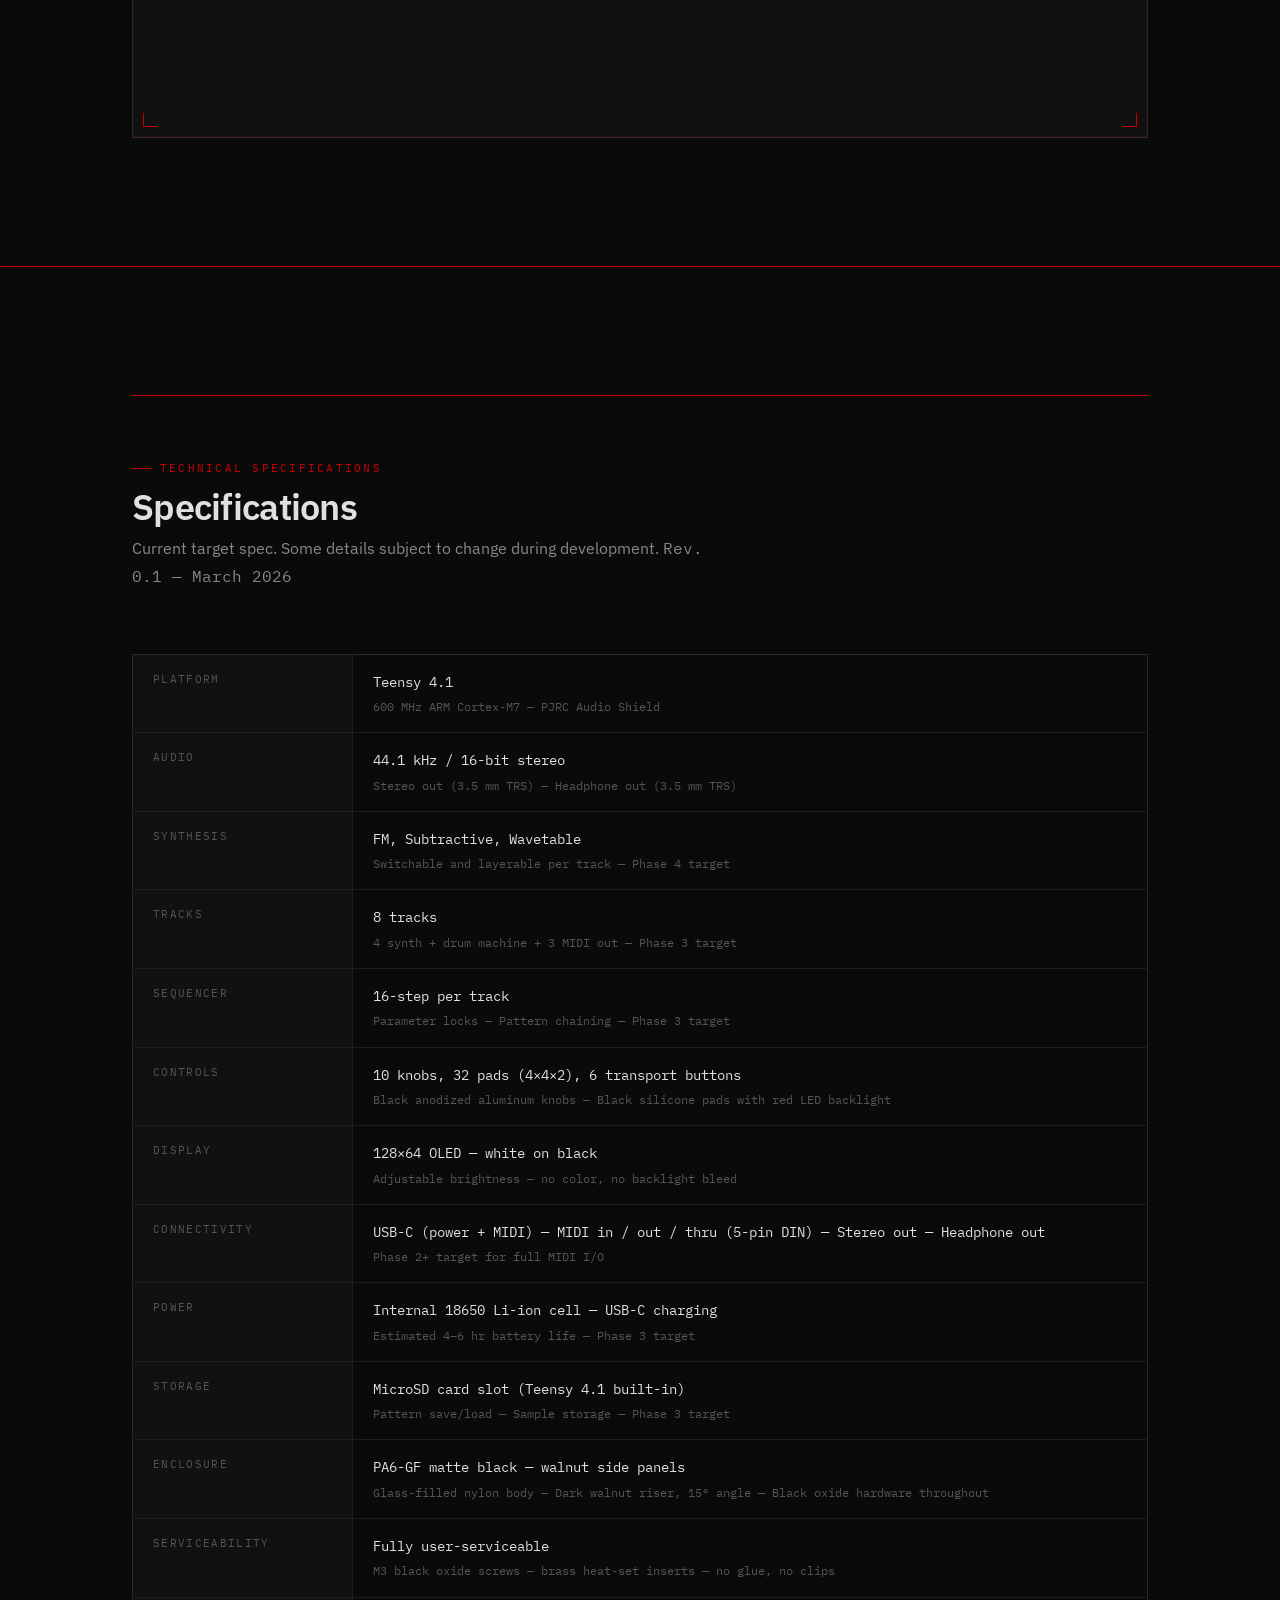
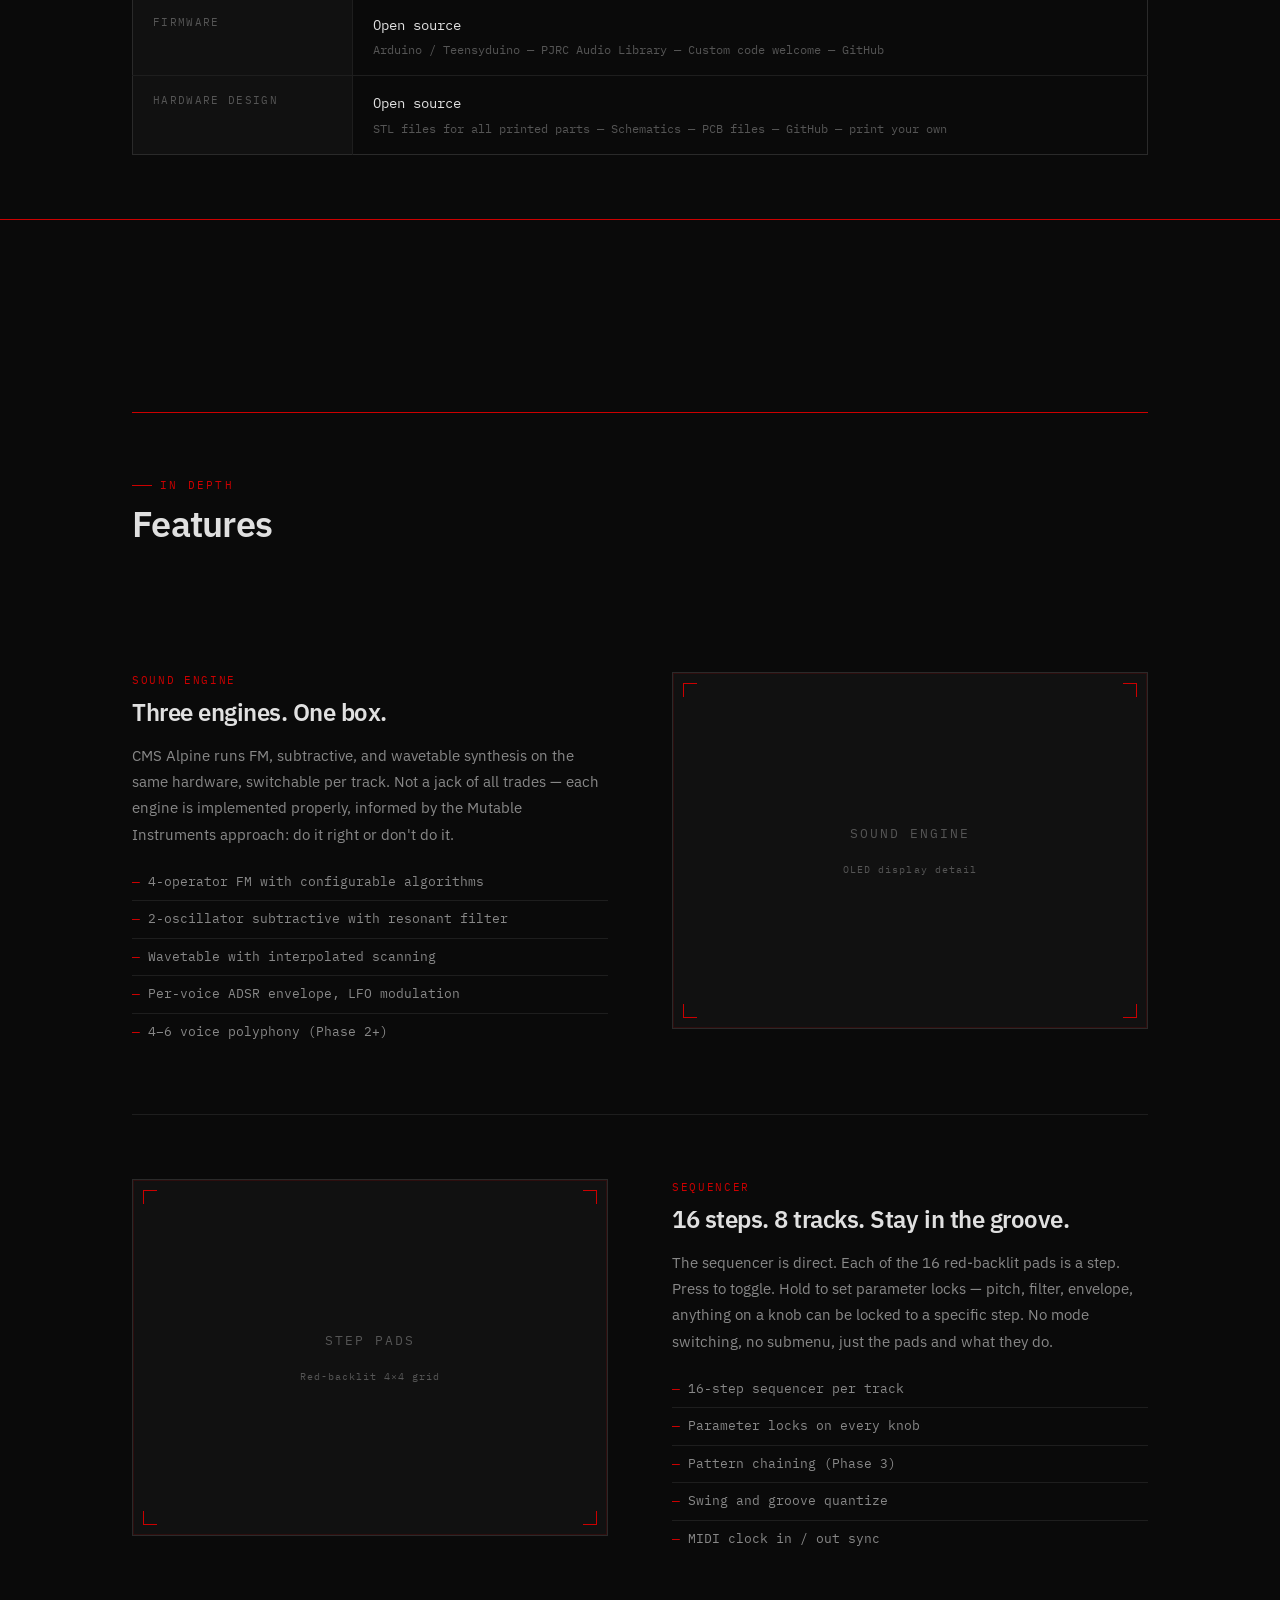
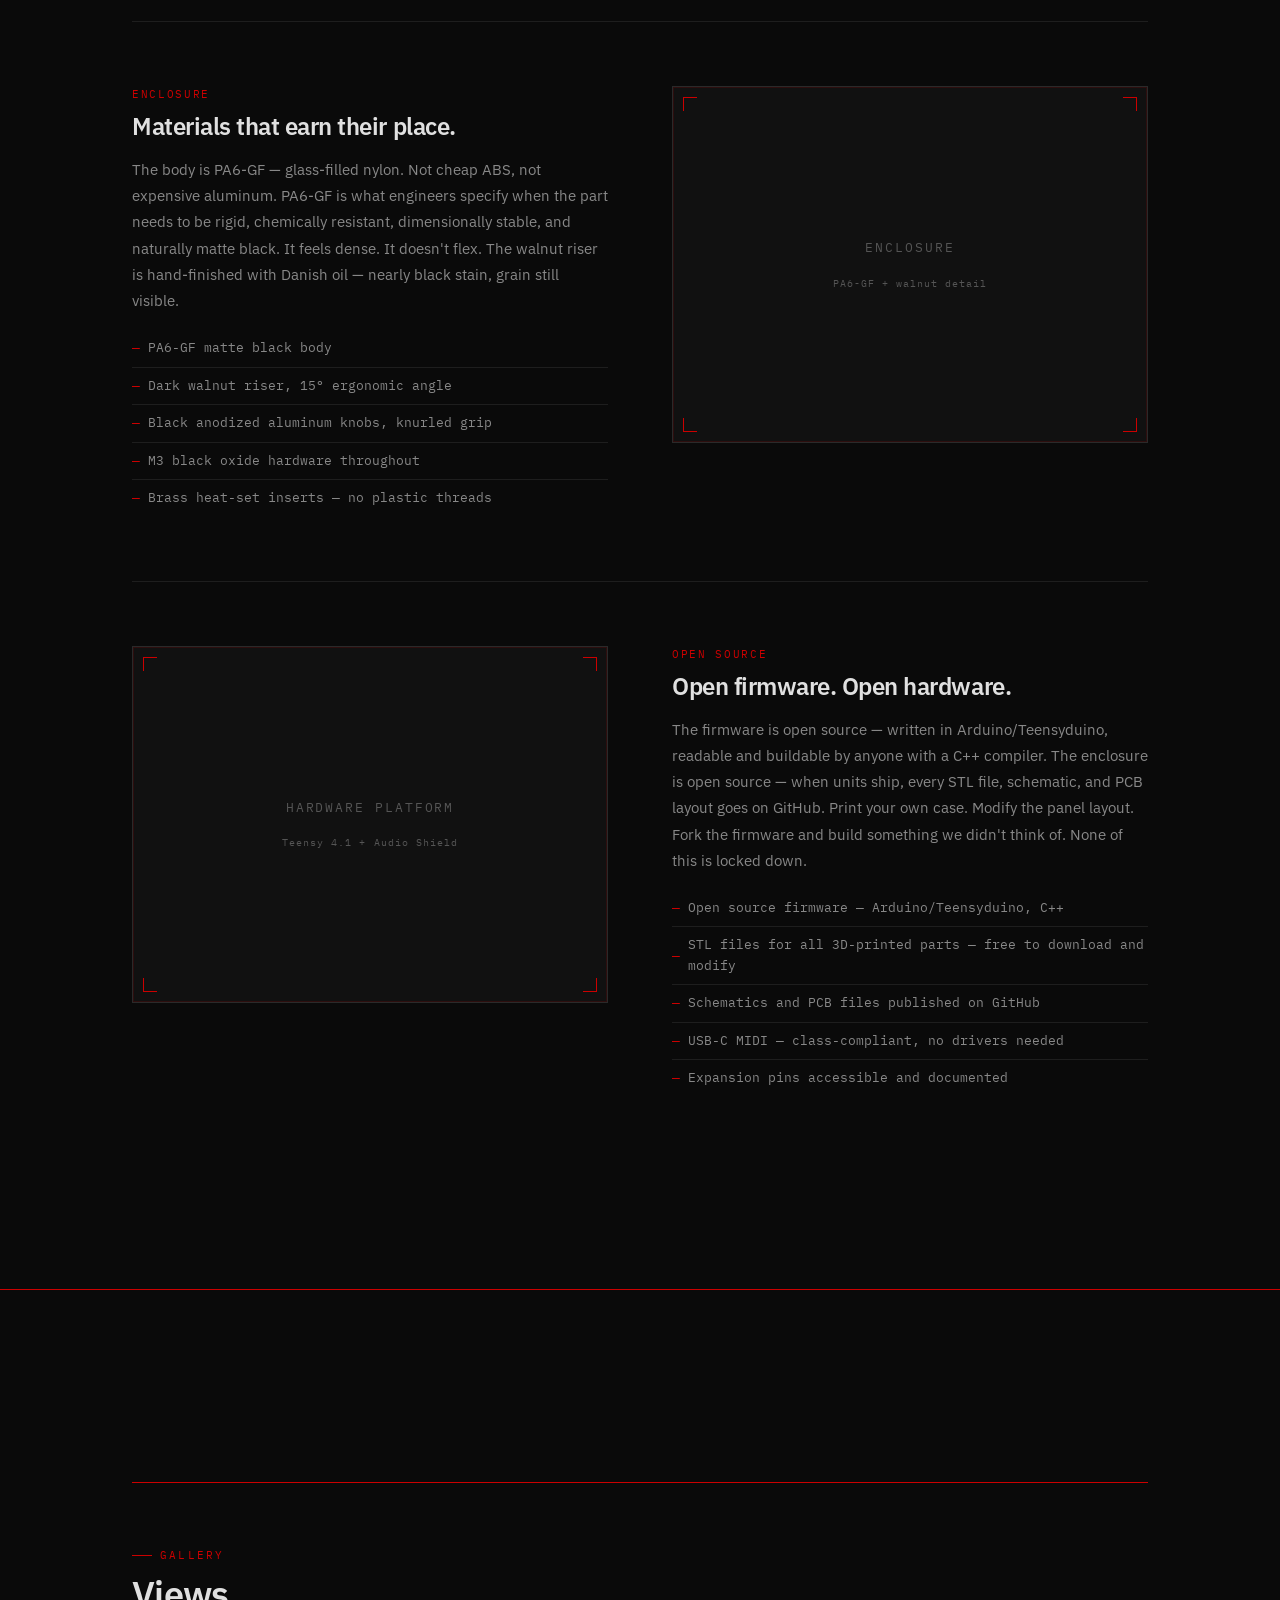
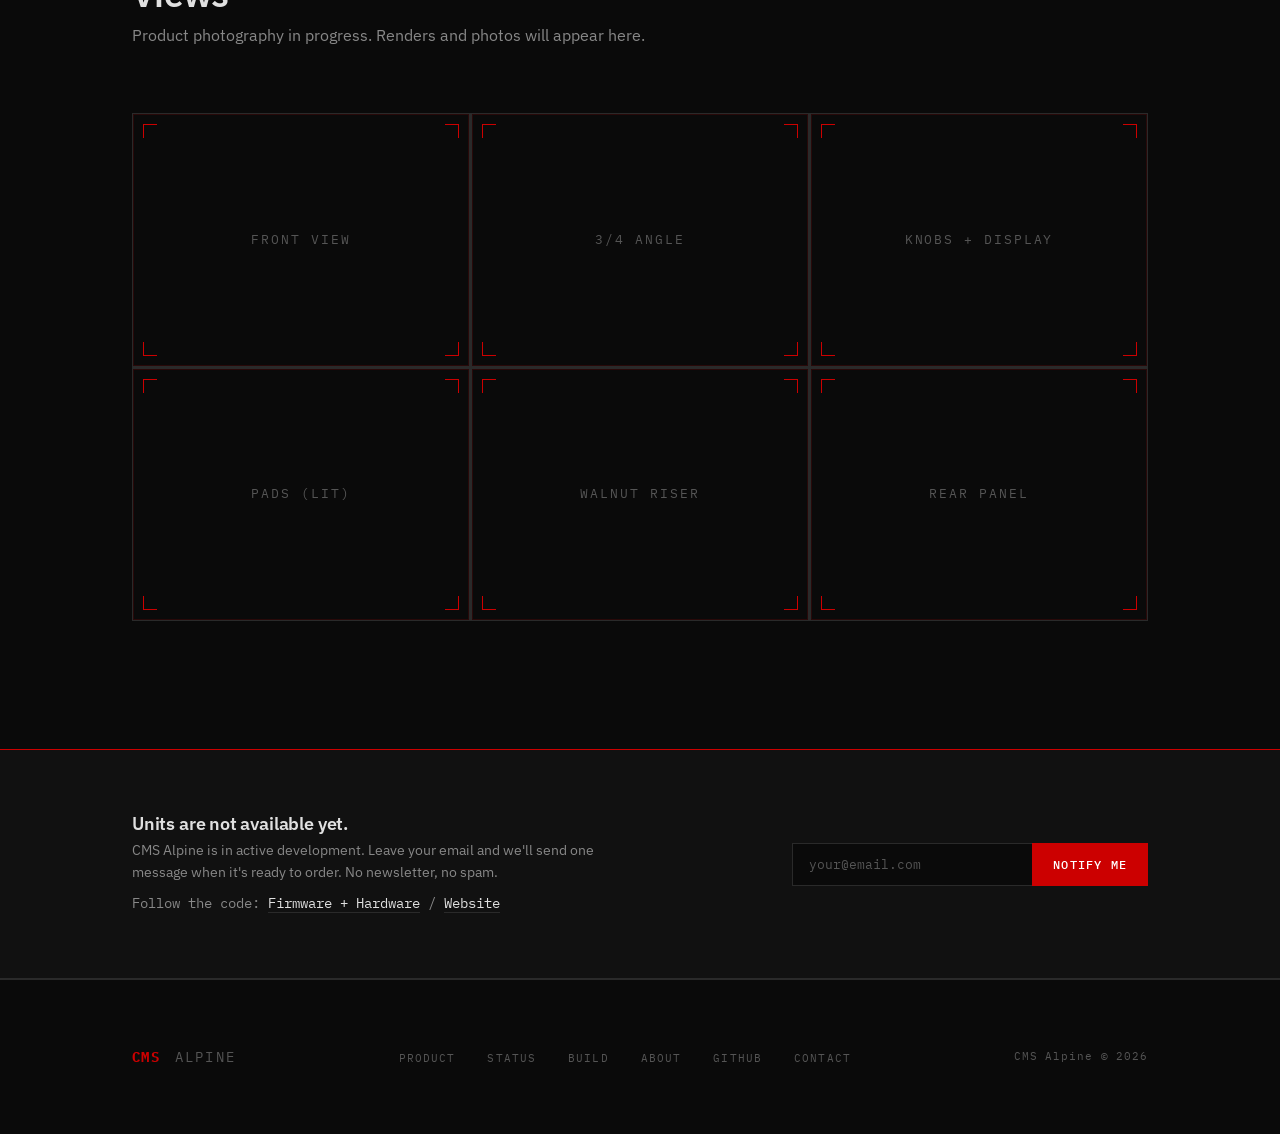
<file: product.html>
<!DOCTYPE html>
<html lang="en">
<head>
  <meta charset="UTF-8">
  <meta name="viewport" content="width=device-width, initial-scale=1.0">
  <meta name="description" content="CMS Alpine specifications — Teensy 4.1, 16-step sequencer, 8 tracks, FM/subtractive/wavetable synthesis, PA6-GF enclosure, walnut riser.">
  <meta property="og:title" content="CMS Alpine — Product">
  <meta property="og:description" content="Specs, features, and details on the CMS Alpine desktop groovebox.">
  <meta property="og:type" content="website">
  <title>Product — CMS Alpine</title>
  <link rel="preconnect" href="https://fonts.googleapis.com">
  <link rel="preconnect" href="https://fonts.gstatic.com" crossorigin>
  <link href="https://fonts.googleapis.com/css2?family=IBM+Plex+Mono:wght@400;500;700&family=IBM+Plex+Sans:wght@400;500;600;700&display=swap" rel="stylesheet">
  <link rel="stylesheet" href="css/style.css">
</head>
<body class="page-body">

  <!-- ======================================================
       NAV
  ====================================================== -->
  <nav class="nav" role="navigation" aria-label="Main navigation">
    <div class="nav__inner">
      <a href="index.html" class="nav__brand" aria-label="CMS Alpine home">
        <span class="nav__cms">CMS</span>
        <span class="nav__dot" aria-hidden="true"></span>
        <span class="nav__alpine">Alpine</span>
      </a>

      <ul class="nav__links" role="list">
        <li><a href="product.html" class="active">Product</a></li>
        <li><a href="status.html">Status</a></li>
        <li><a href="build.html">Build</a></li>
        <li><a href="about.html">About</a></li>
        <li><a href="#notify">Contact</a></li>
      </ul>

      <button class="nav__toggle" aria-label="Toggle navigation" aria-expanded="false">
        <span></span>
        <span></span>
        <span></span>
      </button>
    </div>
  </nav>

  <!-- ======================================================
       PAGE HEADER
  ====================================================== -->
  <header class="page-header">
    <div class="container">
      <span class="page-header__tag">CMS Alpine — Desktop Groovebox</span>
      <h1 class="page-header__title">The instrument.</h1>
      <p class="page-header__sub">
        Specifications, features, and the reasoning behind every decision.
        No marketing padding — just what it is and what it does.
      </p>
    </div>
  </header>

  <!-- ======================================================
       CURRENT PROGRESS
  ====================================================== -->
  <section class="section" aria-labelledby="progress-heading">
    <div class="container">
      <hr class="rule-red" aria-hidden="true">
      <div class="section-header">
        <span class="section-header__tag" aria-hidden="true">Current status</span>
        <h2 class="section-header__title" id="progress-heading">Progress as of March 2026</h2>
        <p class="section-header__body">
          What is already complete and testable right now.
        </p>
      </div>

      <div class="status-grid" role="list">
        <article class="status-card" role="listitem">
          <h3>Hardware</h3>
          <ul class="status-list">
            <li>KiCad Rev A schematic + PCB created</li>
            <li>DRC electrical issues cleared for routing</li>
            <li>Breadboard bring-up docs written for beginners</li>
          </ul>
        </article>

        <article class="status-card" role="listitem">
          <h3>Firmware</h3>
          <ul class="status-list">
            <li>Unified v1 sketch scaffolded</li>
            <li>Drum patterns and demo engines implemented</li>
            <li>Teensy 4.1 compile checks passing locally</li>
          </ul>
        </article>

        <article class="status-card" role="listitem">
          <h3>Open Project</h3>
          <ul class="status-list">
            <li>
              <a href="https://github.com/jwalter613/cms-alpine" target="_blank" rel="noopener noreferrer">Firmware + Hardware repo</a>
            </li>
            <li>
              <a href="https://github.com/jwalter613/cmsynthesis-website" target="_blank" rel="noopener noreferrer">Website repo</a>
            </li>
            <li>Documentation actively updated with each test pass</li>
          </ul>
        </article>
      </div>
    </div>
  </section>

  <!-- ======================================================
       HERO RENDER (LARGE)
  ====================================================== -->
  <section class="section" aria-label="Product render">
    <div class="container">
      <div class="render-placeholder render-placeholder--large" role="img" aria-label="CMS Alpine — photography coming soon">
        <span class="render-placeholder__corner render-placeholder__corner--tl" aria-hidden="true"></span>
        <span class="render-placeholder__corner render-placeholder__corner--tr" aria-hidden="true"></span>
        <span class="render-placeholder__corner render-placeholder__corner--bl" aria-hidden="true"></span>
        <span class="render-placeholder__corner render-placeholder__corner--br" aria-hidden="true"></span>
        <span class="render-placeholder__label">CMS Alpine — Front 3/4 View</span>
        <span class="render-placeholder__sublabel">Photography Coming Soon</span>
      </div>
    </div>
  </section>

  <!-- ======================================================
       SPECIFICATIONS
  ====================================================== -->
  <section class="section specs-section" id="specs" aria-labelledby="specs-heading">
    <div class="container">

      <hr class="rule-red" aria-hidden="true">

      <div class="section-header">
        <span class="section-header__tag" aria-hidden="true">Technical specifications</span>
        <h2 class="section-header__title" id="specs-heading">Specifications</h2>
        <p class="section-header__body">
          Current target spec. Some details subject to change during development.
          <span class="text-mono">Rev. 0.1 — March 2026</span>
        </p>
      </div>

      <div class="scroll-x">
        <table class="specs-table" aria-label="CMS Alpine technical specifications">
          <thead class="visually-hidden">
            <tr>
              <th scope="col">Specification</th>
              <th scope="col">Value</th>
            </tr>
          </thead>
          <tbody>
            <tr>
              <th scope="row">Platform</th>
              <td>
                Teensy 4.1
                <span class="spec-note">600 MHz ARM Cortex-M7 — PJRC Audio Shield</span>
              </td>
            </tr>
            <tr>
              <th scope="row">Audio</th>
              <td>
                44.1 kHz / 16-bit stereo
                <span class="spec-note">Stereo out (3.5 mm TRS) — Headphone out (3.5 mm TRS)</span>
              </td>
            </tr>
            <tr>
              <th scope="row">Synthesis</th>
              <td>
                FM, Subtractive, Wavetable
                <span class="spec-note">Switchable and layerable per track — Phase 4 target</span>
              </td>
            </tr>
            <tr>
              <th scope="row">Tracks</th>
              <td>
                8 tracks
                <span class="spec-note">4 synth + drum machine + 3 MIDI out — Phase 3 target</span>
              </td>
            </tr>
            <tr>
              <th scope="row">Sequencer</th>
              <td>
                16-step per track
                <span class="spec-note">Parameter locks — Pattern chaining — Phase 3 target</span>
              </td>
            </tr>
            <tr>
              <th scope="row">Controls</th>
              <td>
                10 knobs, 32 pads (4×4×2), 6 transport buttons
                <span class="spec-note">Black anodized aluminum knobs — Black silicone pads with red LED backlight</span>
              </td>
            </tr>
            <tr>
              <th scope="row">Display</th>
              <td>
                128×64 OLED — white on black
                <span class="spec-note">Adjustable brightness — no color, no backlight bleed</span>
              </td>
            </tr>
            <tr>
              <th scope="row">Connectivity</th>
              <td>
                USB-C (power + MIDI) — MIDI in / out / thru (5-pin DIN) — Stereo out — Headphone out
                <span class="spec-note">Phase 2+ target for full MIDI I/O</span>
              </td>
            </tr>
            <tr>
              <th scope="row">Power</th>
              <td>
                Internal 18650 Li-ion cell — USB-C charging
                <span class="spec-note">Estimated 4–6 hr battery life — Phase 3 target</span>
              </td>
            </tr>
            <tr>
              <th scope="row">Storage</th>
              <td>
                MicroSD card slot (Teensy 4.1 built-in)
                <span class="spec-note">Pattern save/load — Sample storage — Phase 3 target</span>
              </td>
            </tr>
            <tr>
              <th scope="row">Enclosure</th>
              <td>
                PA6-GF matte black — walnut side panels
                <span class="spec-note">Glass-filled nylon body — Dark walnut riser, 15° angle — Black oxide hardware throughout</span>
              </td>
            </tr>
            <tr>
              <th scope="row">Serviceability</th>
              <td>
                Fully user-serviceable
                <span class="spec-note">M3 black oxide screws — brass heat-set inserts — no glue, no clips</span>
              </td>
            </tr>
            <tr>
              <th scope="row">Firmware</th>
              <td>
                Open source
                <span class="spec-note">Arduino / Teensyduino — PJRC Audio Library — Custom code welcome — GitHub</span>
              </td>
            </tr>
            <tr>
              <th scope="row">Hardware Design</th>
              <td>
                Open source
                <span class="spec-note">STL files for all printed parts — Schematics — PCB files — GitHub — print your own</span>
              </td>
            </tr>
          </tbody>
        </table>
      </div>

    </div>
  </section>

  <!-- ======================================================
       FEATURE SECTIONS
  ====================================================== -->
  <section class="section" aria-labelledby="features-heading">
    <div class="container">

      <hr class="rule-red" aria-hidden="true">

      <div class="section-header">
        <span class="section-header__tag" aria-hidden="true">In depth</span>
        <h2 class="section-header__title" id="features-heading">Features</h2>
      </div>

      <!-- Feature: Synthesis -->
      <div class="feature-block">
        <div class="feature-block__text">
          <span class="feature-block__tag">Sound engine</span>
          <h3 class="feature-block__title">Three engines. One box.</h3>
          <p class="feature-block__body">
            CMS Alpine runs FM, subtractive, and wavetable synthesis on the same hardware,
            switchable per track. Not a jack of all trades — each engine is implemented properly,
            informed by the Mutable Instruments approach: do it right or don't do it.
          </p>
          <ul class="feature-block__list" aria-label="Synthesis engine features">
            <li>4-operator FM with configurable algorithms</li>
            <li>2-oscillator subtractive with resonant filter</li>
            <li>Wavetable with interpolated scanning</li>
            <li>Per-voice ADSR envelope, LFO modulation</li>
            <li>4–6 voice polyphony (Phase 2+)</li>
          </ul>
        </div>
        <div class="feature-block__visual">
          <div class="render-placeholder render-placeholder--gallery" role="img" aria-label="Synthesis engine panel detail — photography coming soon">
            <span class="render-placeholder__corner render-placeholder__corner--tl" aria-hidden="true"></span>
            <span class="render-placeholder__corner render-placeholder__corner--tr" aria-hidden="true"></span>
            <span class="render-placeholder__corner render-placeholder__corner--bl" aria-hidden="true"></span>
            <span class="render-placeholder__corner render-placeholder__corner--br" aria-hidden="true"></span>
            <span class="render-placeholder__label">Sound Engine</span>
            <span class="render-placeholder__sublabel">OLED display detail</span>
          </div>
        </div>
      </div>

      <!-- Feature: Sequencer -->
      <div class="feature-block feature-block--reverse">
        <div class="feature-block__text">
          <span class="feature-block__tag">Sequencer</span>
          <h3 class="feature-block__title">16 steps. 8 tracks. Stay in the groove.</h3>
          <p class="feature-block__body">
            The sequencer is direct. Each of the 16 red-backlit pads is a step.
            Press to toggle. Hold to set parameter locks — pitch, filter, envelope,
            anything on a knob can be locked to a specific step. No mode switching,
            no submenu, just the pads and what they do.
          </p>
          <ul class="feature-block__list" aria-label="Sequencer features">
            <li>16-step sequencer per track</li>
            <li>Parameter locks on every knob</li>
            <li>Pattern chaining (Phase 3)</li>
            <li>Swing and groove quantize</li>
            <li>MIDI clock in / out sync</li>
          </ul>
        </div>
        <div class="feature-block__visual">
          <div class="render-placeholder render-placeholder--gallery" role="img" aria-label="Step pads — photography coming soon">
            <span class="render-placeholder__corner render-placeholder__corner--tl" aria-hidden="true"></span>
            <span class="render-placeholder__corner render-placeholder__corner--tr" aria-hidden="true"></span>
            <span class="render-placeholder__corner render-placeholder__corner--bl" aria-hidden="true"></span>
            <span class="render-placeholder__corner render-placeholder__corner--br" aria-hidden="true"></span>
            <span class="render-placeholder__label">Step Pads</span>
            <span class="render-placeholder__sublabel">Red-backlit 4×4 grid</span>
          </div>
        </div>
      </div>

      <!-- Feature: Enclosure -->
      <div class="feature-block">
        <div class="feature-block__text">
          <span class="feature-block__tag">Enclosure</span>
          <h3 class="feature-block__title">Materials that earn their place.</h3>
          <p class="feature-block__body">
            The body is PA6-GF — glass-filled nylon. Not cheap ABS, not expensive aluminum.
            PA6-GF is what engineers specify when the part needs to be rigid, chemically
            resistant, dimensionally stable, and naturally matte black. It feels dense.
            It doesn't flex. The walnut riser is hand-finished with Danish oil — nearly
            black stain, grain still visible.
          </p>
          <ul class="feature-block__list" aria-label="Enclosure details">
            <li>PA6-GF matte black body</li>
            <li>Dark walnut riser, 15° ergonomic angle</li>
            <li>Black anodized aluminum knobs, knurled grip</li>
            <li>M3 black oxide hardware throughout</li>
            <li>Brass heat-set inserts — no plastic threads</li>
          </ul>
        </div>
        <div class="feature-block__visual">
          <div class="render-placeholder render-placeholder--gallery" role="img" aria-label="Enclosure material detail — photography coming soon">
            <span class="render-placeholder__corner render-placeholder__corner--tl" aria-hidden="true"></span>
            <span class="render-placeholder__corner render-placeholder__corner--tr" aria-hidden="true"></span>
            <span class="render-placeholder__corner render-placeholder__corner--bl" aria-hidden="true"></span>
            <span class="render-placeholder__corner render-placeholder__corner--br" aria-hidden="true"></span>
            <span class="render-placeholder__label">Enclosure</span>
            <span class="render-placeholder__sublabel">PA6-GF + walnut detail</span>
          </div>
        </div>
      </div>

      <!-- Feature: Open platform -->
      <div class="feature-block feature-block--reverse">
        <div class="feature-block__text">
          <span class="feature-block__tag">Open source</span>
          <h3 class="feature-block__title">Open firmware. Open hardware.</h3>
          <p class="feature-block__body">
            The firmware is open source — written in Arduino/Teensyduino, readable and
            buildable by anyone with a C++ compiler. The enclosure is open source —
            when units ship, every STL file, schematic, and PCB layout goes on GitHub.
            Print your own case. Modify the panel layout. Fork the firmware and build
            something we didn't think of. None of this is locked down.
          </p>
          <ul class="feature-block__list" aria-label="Open platform features">
            <li>Open source firmware — Arduino/Teensyduino, C++</li>
            <li>STL files for all 3D-printed parts — free to download and modify</li>
            <li>Schematics and PCB files published on GitHub</li>
            <li>USB-C MIDI — class-compliant, no drivers needed</li>
            <li>Expansion pins accessible and documented</li>
          </ul>
        </div>
        <div class="feature-block__visual">
          <div class="render-placeholder render-placeholder--gallery" role="img" aria-label="PCB and internal hardware — photography coming soon">
            <span class="render-placeholder__corner render-placeholder__corner--tl" aria-hidden="true"></span>
            <span class="render-placeholder__corner render-placeholder__corner--tr" aria-hidden="true"></span>
            <span class="render-placeholder__corner render-placeholder__corner--bl" aria-hidden="true"></span>
            <span class="render-placeholder__corner render-placeholder__corner--br" aria-hidden="true"></span>
            <span class="render-placeholder__label">Hardware Platform</span>
            <span class="render-placeholder__sublabel">Teensy 4.1 + Audio Shield</span>
          </div>
        </div>
      </div>

    </div>
  </section>

  <!-- ======================================================
       GALLERY
  ====================================================== -->
  <section class="section" aria-labelledby="gallery-heading">
    <div class="container">

      <hr class="rule-red" aria-hidden="true">

      <div class="section-header">
        <span class="section-header__tag" aria-hidden="true">Gallery</span>
        <h2 class="section-header__title" id="gallery-heading">Views</h2>
        <p class="section-header__body">Product photography in progress. Renders and photos will appear here.</p>
      </div>

      <div class="gallery-grid" role="list">

        <div class="render-placeholder render-placeholder--gallery" role="listitem" aria-label="Front view — photography coming soon">
          <span class="render-placeholder__corner render-placeholder__corner--tl" aria-hidden="true"></span>
          <span class="render-placeholder__corner render-placeholder__corner--tr" aria-hidden="true"></span>
          <span class="render-placeholder__corner render-placeholder__corner--bl" aria-hidden="true"></span>
          <span class="render-placeholder__corner render-placeholder__corner--br" aria-hidden="true"></span>
          <span class="render-placeholder__label">Front View</span>
        </div>

        <div class="render-placeholder render-placeholder--gallery" role="listitem" aria-label="3/4 angle — photography coming soon">
          <span class="render-placeholder__corner render-placeholder__corner--tl" aria-hidden="true"></span>
          <span class="render-placeholder__corner render-placeholder__corner--tr" aria-hidden="true"></span>
          <span class="render-placeholder__corner render-placeholder__corner--bl" aria-hidden="true"></span>
          <span class="render-placeholder__corner render-placeholder__corner--br" aria-hidden="true"></span>
          <span class="render-placeholder__label">3/4 Angle</span>
        </div>

        <div class="render-placeholder render-placeholder--gallery" role="listitem" aria-label="Detail — knobs and display — photography coming soon">
          <span class="render-placeholder__corner render-placeholder__corner--tl" aria-hidden="true"></span>
          <span class="render-placeholder__corner render-placeholder__corner--tr" aria-hidden="true"></span>
          <span class="render-placeholder__corner render-placeholder__corner--bl" aria-hidden="true"></span>
          <span class="render-placeholder__corner render-placeholder__corner--br" aria-hidden="true"></span>
          <span class="render-placeholder__label">Knobs + Display</span>
        </div>

        <div class="render-placeholder render-placeholder--gallery" role="listitem" aria-label="Step pads lit — photography coming soon">
          <span class="render-placeholder__corner render-placeholder__corner--tl" aria-hidden="true"></span>
          <span class="render-placeholder__corner render-placeholder__corner--tr" aria-hidden="true"></span>
          <span class="render-placeholder__corner render-placeholder__corner--bl" aria-hidden="true"></span>
          <span class="render-placeholder__corner render-placeholder__corner--br" aria-hidden="true"></span>
          <span class="render-placeholder__label">Pads (lit)</span>
        </div>

        <div class="render-placeholder render-placeholder--gallery" role="listitem" aria-label="Walnut riser detail — photography coming soon">
          <span class="render-placeholder__corner render-placeholder__corner--tl" aria-hidden="true"></span>
          <span class="render-placeholder__corner render-placeholder__corner--tr" aria-hidden="true"></span>
          <span class="render-placeholder__corner render-placeholder__corner--bl" aria-hidden="true"></span>
          <span class="render-placeholder__corner render-placeholder__corner--br" aria-hidden="true"></span>
          <span class="render-placeholder__label">Walnut Riser</span>
        </div>

        <div class="render-placeholder render-placeholder--gallery" role="listitem" aria-label="Rear panel — photography coming soon">
          <span class="render-placeholder__corner render-placeholder__corner--tl" aria-hidden="true"></span>
          <span class="render-placeholder__corner render-placeholder__corner--tr" aria-hidden="true"></span>
          <span class="render-placeholder__corner render-placeholder__corner--bl" aria-hidden="true"></span>
          <span class="render-placeholder__corner render-placeholder__corner--br" aria-hidden="true"></span>
          <span class="render-placeholder__label">Rear Panel</span>
        </div>

      </div>

    </div>
  </section>

  <!-- ======================================================
       NOTIFY / EMAIL SIGNUP
  ====================================================== -->
  <section class="notify-bar" id="notify" aria-labelledby="notify-heading">
    <div class="notify-bar__inner">
      <div class="notify-bar__copy">
        <h3 id="notify-heading">Units are not available yet.</h3>
        <p>
          CMS Alpine is in active development. Leave your email and we'll send one
          message when it's ready to order. No newsletter, no spam.
        </p>
        <p class="notify-bar__meta">
          Follow the code:
          <a href="https://github.com/jwalter613/cms-alpine" target="_blank" rel="noopener noreferrer">Firmware + Hardware</a>
          /
          <a href="https://github.com/jwalter613/cmsynthesis-website" target="_blank" rel="noopener noreferrer">Website</a>
        </p>
      </div>
      <form class="notify-form" action="#" method="post" aria-label="Email notification signup">
        <label for="notify-email-product" class="visually-hidden">Email address</label>
        <input
          type="email"
          id="notify-email-product"
          class="notify-form__input"
          placeholder="your@email.com"
          autocomplete="email"
          required
        >
        <button type="submit" class="notify-form__btn">Notify Me</button>
      </form>
    </div>
  </section>

  <!-- ======================================================
       FOOTER
  ====================================================== -->
  <footer class="footer" role="contentinfo">
    <div class="footer__inner">
      <div class="footer__brand">
        <span class="footer__cms">CMS</span>
        <span class="footer__alpine">&nbsp;Alpine</span>
      </div>

      <ul class="footer__links" role="list">
        <li><a href="product.html">Product</a></li>
        <li><a href="status.html">Status</a></li>
        <li><a href="build.html">Build</a></li>
        <li><a href="about.html">About</a></li>
        <li><a href="https://github.com/jwalter613/cms-alpine" target="_blank" rel="noopener noreferrer">GitHub</a></li>
        <li><a href="#notify">Contact</a></li>
      </ul>

      <p class="footer__copy">CMS Alpine &copy; 2026</p>
    </div>
  </footer>

  <script src="js/main.js"></script>
</body>
</html>
</file>
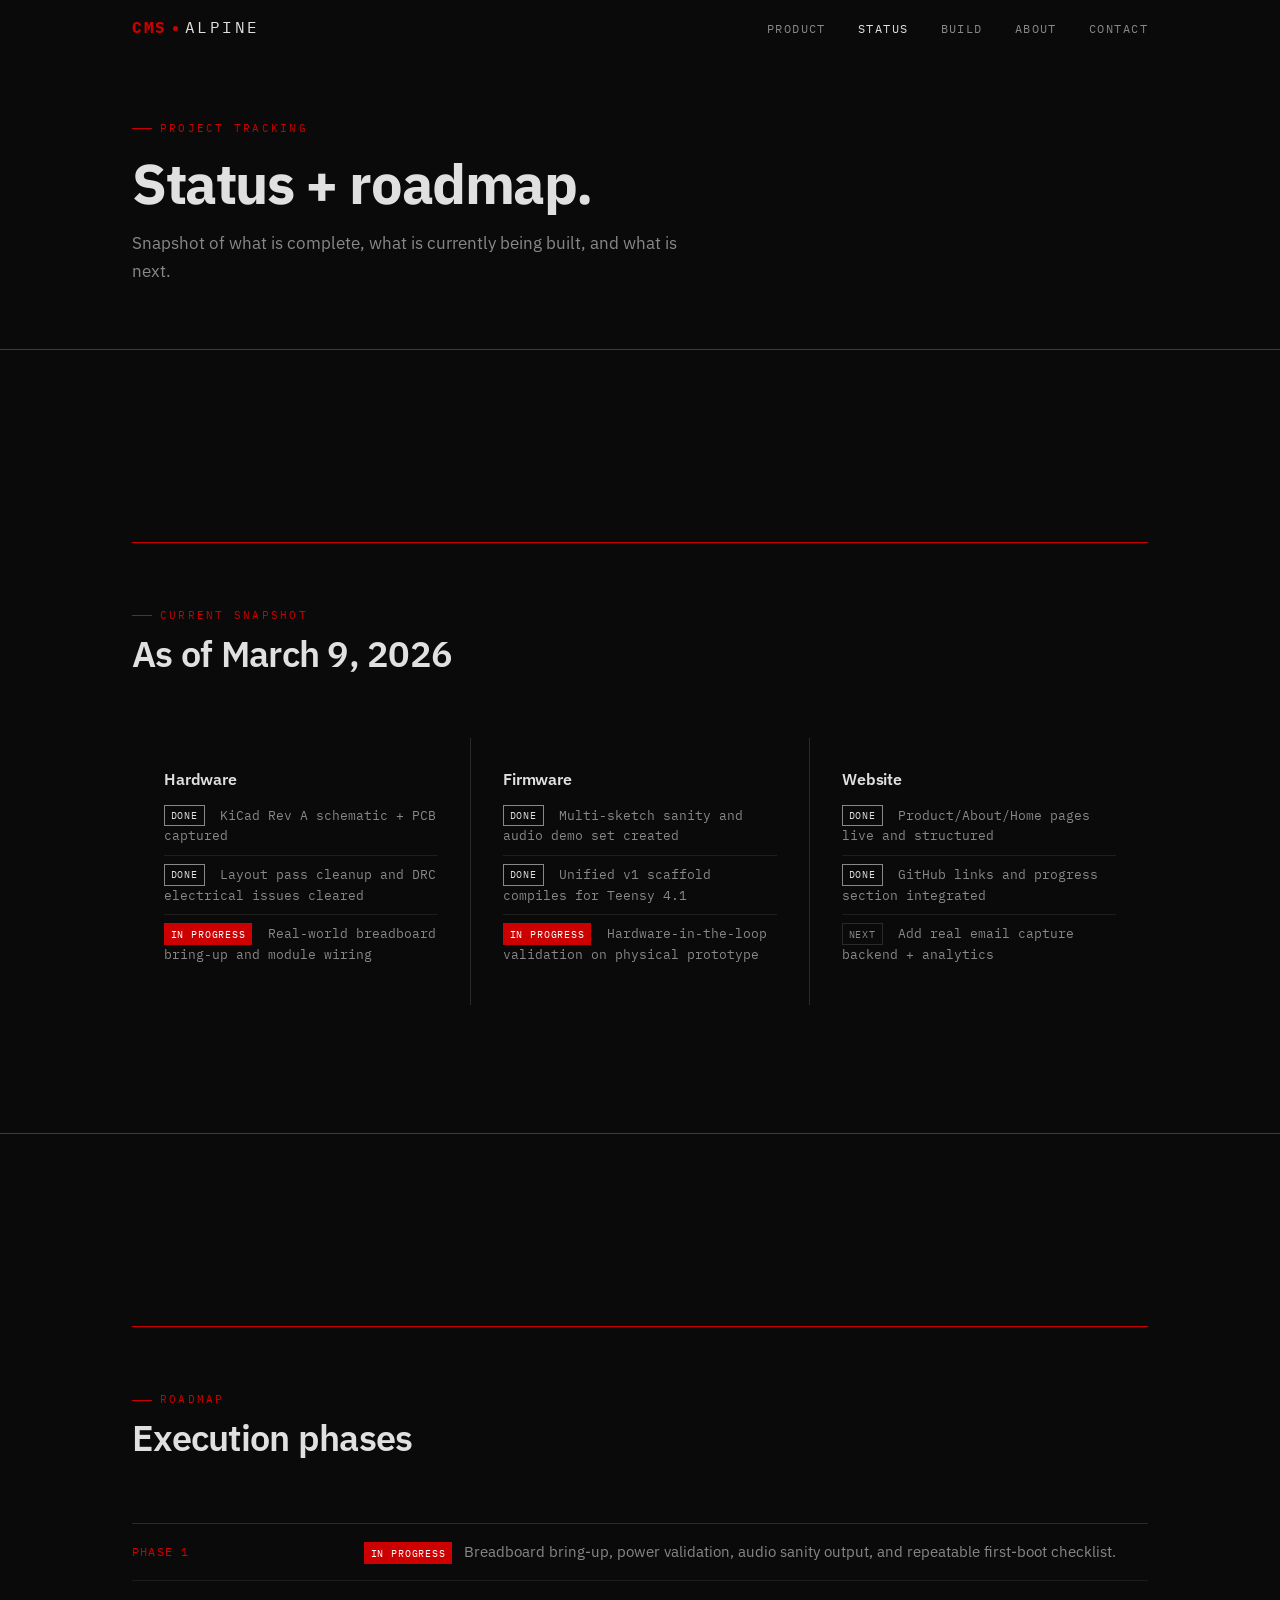
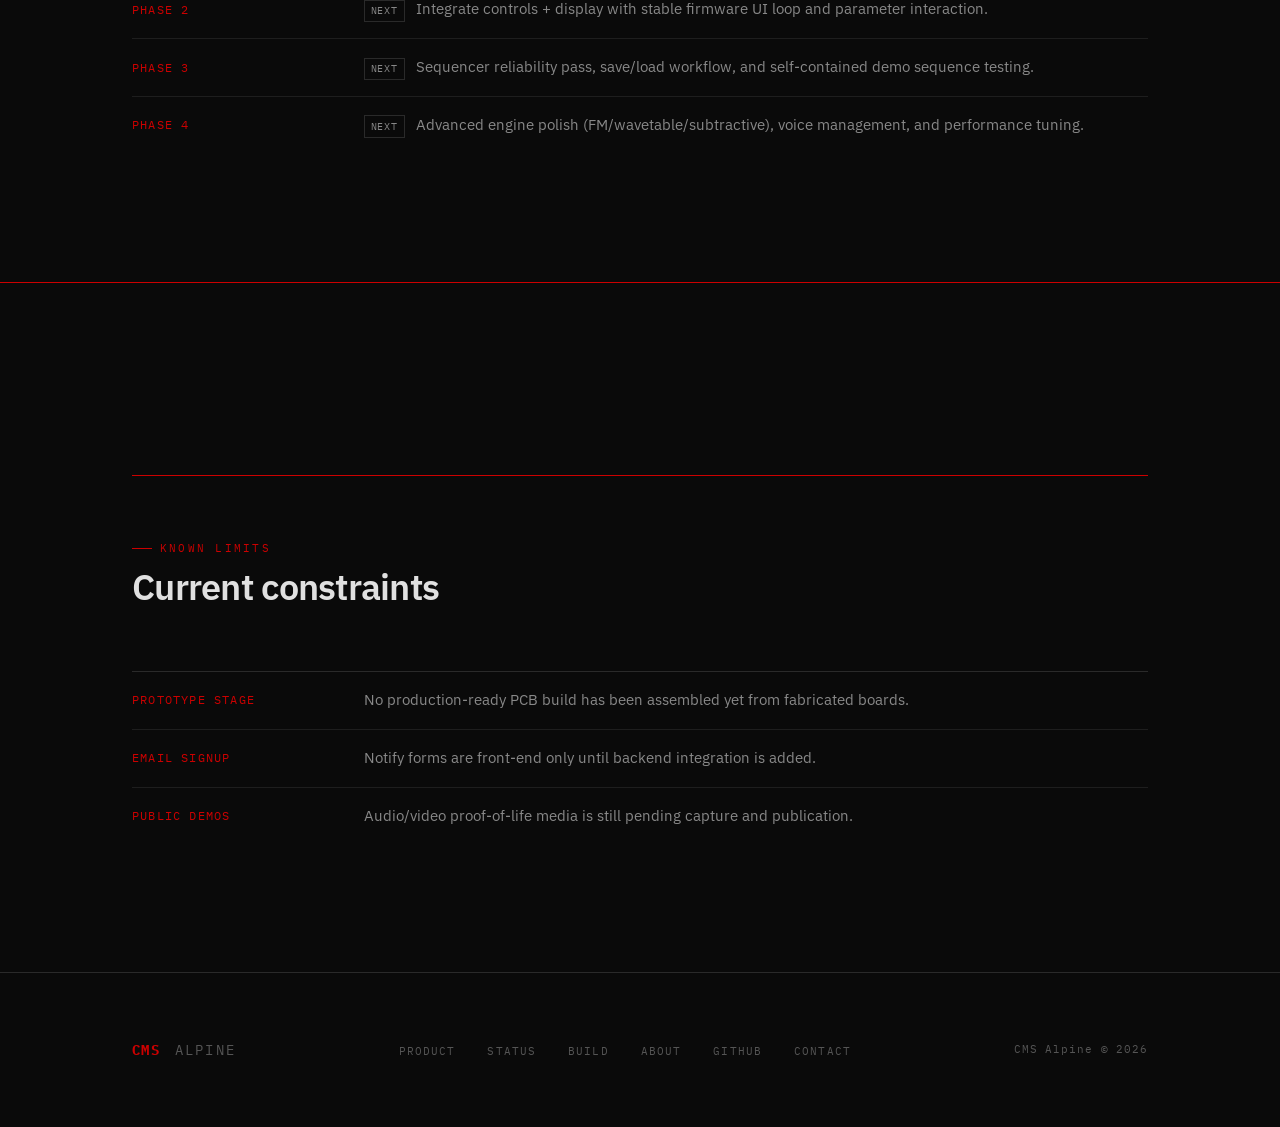
<file: status.html>
<!DOCTYPE html>
<html lang="en">
<head>
  <meta charset="UTF-8">
  <meta name="viewport" content="width=device-width, initial-scale=1.0">
  <meta name="description" content="CMS Alpine project status, roadmap, and known limitations.">
  <meta property="og:title" content="Status — CMS Alpine">
  <meta property="og:description" content="Live roadmap and current development status for CMS Alpine.">
  <meta property="og:type" content="website">
  <title>Status — CMS Alpine</title>
  <link rel="preconnect" href="https://fonts.googleapis.com">
  <link rel="preconnect" href="https://fonts.gstatic.com" crossorigin>
  <link href="https://fonts.googleapis.com/css2?family=IBM+Plex+Mono:wght@400;500;700&family=IBM+Plex+Sans:wght@400;500;600;700&display=swap" rel="stylesheet">
  <link rel="stylesheet" href="css/style.css">
</head>
<body class="page-body">

  <nav class="nav" role="navigation" aria-label="Main navigation">
    <div class="nav__inner">
      <a href="index.html" class="nav__brand" aria-label="CMS Alpine home">
        <span class="nav__cms">CMS</span>
        <span class="nav__dot" aria-hidden="true"></span>
        <span class="nav__alpine">Alpine</span>
      </a>

      <ul class="nav__links" role="list">
        <li><a href="product.html">Product</a></li>
        <li><a href="status.html" class="active">Status</a></li>
        <li><a href="build.html">Build</a></li>
        <li><a href="about.html">About</a></li>
        <li><a href="product.html#notify">Contact</a></li>
      </ul>

      <button class="nav__toggle" aria-label="Toggle navigation" aria-expanded="false">
        <span></span>
        <span></span>
        <span></span>
      </button>
    </div>
  </nav>

  <header class="page-header">
    <div class="container">
      <span class="page-header__tag">Project tracking</span>
      <h1 class="page-header__title">Status + roadmap.</h1>
      <p class="page-header__sub">
        Snapshot of what is complete, what is currently being built, and what is next.
      </p>
    </div>
  </header>

  <section class="section" aria-labelledby="snapshot-heading">
    <div class="container">
      <hr class="rule-red" aria-hidden="true">
      <div class="section-header">
        <span class="section-header__tag" aria-hidden="true">Current snapshot</span>
        <h2 class="section-header__title" id="snapshot-heading">As of March 9, 2026</h2>
      </div>

      <div class="status-grid" role="list">
        <article class="status-card" role="listitem">
          <h3>Hardware</h3>
          <ul class="status-list">
            <li><span class="status-badge status-badge--done">Done</span> KiCad Rev A schematic + PCB captured</li>
            <li><span class="status-badge status-badge--done">Done</span> Layout pass cleanup and DRC electrical issues cleared</li>
            <li><span class="status-badge status-badge--doing">In progress</span> Real-world breadboard bring-up and module wiring</li>
          </ul>
        </article>

        <article class="status-card" role="listitem">
          <h3>Firmware</h3>
          <ul class="status-list">
            <li><span class="status-badge status-badge--done">Done</span> Multi-sketch sanity and audio demo set created</li>
            <li><span class="status-badge status-badge--done">Done</span> Unified v1 scaffold compiles for Teensy 4.1</li>
            <li><span class="status-badge status-badge--doing">In progress</span> Hardware-in-the-loop validation on physical prototype</li>
          </ul>
        </article>

        <article class="status-card" role="listitem">
          <h3>Website</h3>
          <ul class="status-list">
            <li><span class="status-badge status-badge--done">Done</span> Product/About/Home pages live and structured</li>
            <li><span class="status-badge status-badge--done">Done</span> GitHub links and progress section integrated</li>
            <li><span class="status-badge status-badge--next">Next</span> Add real email capture backend + analytics</li>
          </ul>
        </article>
      </div>
    </div>
  </section>

  <section class="section" aria-labelledby="roadmap-heading">
    <div class="container">
      <hr class="rule-red" aria-hidden="true">
      <div class="section-header">
        <span class="section-header__tag" aria-hidden="true">Roadmap</span>
        <h2 class="section-header__title" id="roadmap-heading">Execution phases</h2>
      </div>

      <ul class="principles-list" aria-label="Roadmap phases">
        <li>
          <span class="principle-name">Phase 1</span>
          <span class="principle-desc"><span class="status-badge status-badge--doing">In progress</span> Breadboard bring-up, power validation, audio sanity output, and repeatable first-boot checklist.</span>
        </li>
        <li>
          <span class="principle-name">Phase 2</span>
          <span class="principle-desc"><span class="status-badge status-badge--next">Next</span> Integrate controls + display with stable firmware UI loop and parameter interaction.</span>
        </li>
        <li>
          <span class="principle-name">Phase 3</span>
          <span class="principle-desc"><span class="status-badge status-badge--next">Next</span> Sequencer reliability pass, save/load workflow, and self-contained demo sequence testing.</span>
        </li>
        <li>
          <span class="principle-name">Phase 4</span>
          <span class="principle-desc"><span class="status-badge status-badge--next">Next</span> Advanced engine polish (FM/wavetable/subtractive), voice management, and performance tuning.</span>
        </li>
      </ul>
    </div>
  </section>

  <section class="section" aria-labelledby="risks-heading">
    <div class="container">
      <hr class="rule-red" aria-hidden="true">
      <div class="section-header">
        <span class="section-header__tag" aria-hidden="true">Known limits</span>
        <h2 class="section-header__title" id="risks-heading">Current constraints</h2>
      </div>

      <ul class="principles-list" aria-label="Known limitations">
        <li>
          <span class="principle-name">Prototype stage</span>
          <span class="principle-desc">No production-ready PCB build has been assembled yet from fabricated boards.</span>
        </li>
        <li>
          <span class="principle-name">Email signup</span>
          <span class="principle-desc">Notify forms are front-end only until backend integration is added.</span>
        </li>
        <li>
          <span class="principle-name">Public demos</span>
          <span class="principle-desc">Audio/video proof-of-life media is still pending capture and publication.</span>
        </li>
      </ul>
    </div>
  </section>

  <footer class="footer" role="contentinfo">
    <div class="footer__inner">
      <div class="footer__brand">
        <span class="footer__cms">CMS</span>
        <span class="footer__alpine">&nbsp;Alpine</span>
      </div>

      <ul class="footer__links" role="list">
        <li><a href="product.html">Product</a></li>
        <li><a href="status.html">Status</a></li>
        <li><a href="build.html">Build</a></li>
        <li><a href="about.html">About</a></li>
        <li><a href="https://github.com/jwalter613/cms-alpine" target="_blank" rel="noopener noreferrer">GitHub</a></li>
        <li><a href="product.html#notify">Contact</a></li>
      </ul>

      <p class="footer__copy">CMS Alpine &copy; 2026</p>
    </div>
  </footer>

  <script src="js/main.js"></script>
</body>
</html>
</file>
<file: css/style.css>
/* ============================================================
   CMS Alpine — Website Stylesheet
   Design: Hana (typography/panel) + Lena (UI/UX)

   System: IBM Plex Sans / IBM Plex Mono
   Palette: #0a0a0a bg / #e0e0e0 primary / #888 secondary / #CC0000 accent
   Principle: No gradients. No shadows. No rounded corners. Sharp edges.
   ============================================================ */

/* --- Reset & Base ------------------------------------------ */

*, *::before, *::after {
  box-sizing: border-box;
  margin: 0;
  padding: 0;
}

:root {
  --bg:          #0a0a0a;
  --bg-raised:   #111111;
  --bg-surface:  #181818;
  --text-primary: #e0e0e0;
  --text-secondary: #888888;
  --text-dim:    #555555;
  --accent:      #CC0000;
  --accent-dim:  #8a0000;
  --border:      #2a2a2a;
  --border-subtle: #1e1e1e;

  --font-sans: 'IBM Plex Sans', 'Helvetica Neue', Arial, sans-serif;
  --font-mono: 'IBM Plex Mono', 'Courier New', monospace;

  --spacing-xs:  0.25rem;
  --spacing-sm:  0.5rem;
  --spacing-md:  1rem;
  --spacing-lg:  2rem;
  --spacing-xl:  4rem;
  --spacing-2xl: 8rem;

  --max-width: 1080px;
  --nav-height: 56px;
}

html {
  font-size: 16px;
  scroll-behavior: smooth;
  -webkit-font-smoothing: antialiased;
  -moz-osx-font-smoothing: grayscale;
}

body {
  background-color: var(--bg);
  color: var(--text-primary);
  font-family: var(--font-sans);
  font-size: 1rem;
  line-height: 1.6;
  min-height: 100vh;
}

/* --- Typography -------------------------------------------- */

h1, h2, h3, h4, h5, h6 {
  font-family: var(--font-sans);
  font-weight: 600;
  line-height: 1.15;
  letter-spacing: -0.01em;
  color: var(--text-primary);
}

h1 { font-size: clamp(2rem, 5vw, 3.5rem); }
h2 { font-size: clamp(1.5rem, 3vw, 2.25rem); }
h3 { font-size: 1.25rem; }
h4 { font-size: 1rem; font-weight: 600; letter-spacing: 0.08em; text-transform: uppercase; }

p {
  color: var(--text-secondary);
  max-width: 62ch;
}

p + p {
  margin-top: var(--spacing-md);
}

a {
  color: var(--text-primary);
  text-decoration: none;
  transition: color 0.15s ease;
}

a:hover {
  color: var(--accent);
}

strong {
  color: var(--text-primary);
  font-weight: 600;
}

code, .mono {
  font-family: var(--font-mono);
  font-size: 0.875em;
  color: var(--text-secondary);
}

/* --- Layout helpers --------------------------------------- */

.container {
  width: 100%;
  max-width: var(--max-width);
  margin: 0 auto;
  padding: 0 var(--spacing-lg);
}

.section {
  padding: var(--spacing-2xl) 0;
}

.section + .section {
  border-top: 1px solid var(--accent);
}

/* Red rule divider — used inline as a block element */
.rule-red {
  display: block;
  width: 100%;
  height: 1px;
  background-color: var(--accent);
  border: none;
  margin: var(--spacing-xl) 0;
}

.rule-subtle {
  display: block;
  width: 100%;
  height: 1px;
  background-color: var(--border);
  border: none;
  margin: var(--spacing-xl) 0;
}

/* --- Navigation ------------------------------------------- */

.nav {
  position: fixed;
  top: 0;
  left: 0;
  right: 0;
  height: var(--nav-height);
  background-color: var(--bg);
  border-bottom: 1px solid var(--border);
  z-index: 100;
  display: flex;
  align-items: center;
}

.nav__inner {
  width: 100%;
  max-width: var(--max-width);
  margin: 0 auto;
  padding: 0 var(--spacing-lg);
  display: flex;
  align-items: center;
  justify-content: space-between;
}

.nav__brand {
  display: flex;
  align-items: baseline;
  gap: 0.35rem;
  text-decoration: none;
}

.nav__cms {
  font-family: var(--font-mono);
  font-size: 1rem;
  font-weight: 700;
  letter-spacing: 0.1em;
  color: var(--accent);
}

.nav__dot {
  width: 5px;
  height: 5px;
  background-color: var(--accent);
  border-radius: 50%;
  display: inline-block;
  position: relative;
  top: -2px;
  margin: 0 1px;
}

.nav__alpine {
  font-family: var(--font-mono);
  font-size: 1rem;
  font-weight: 400;
  letter-spacing: 0.15em;
  color: var(--text-primary);
  text-transform: uppercase;
}

.nav__links {
  display: flex;
  align-items: center;
  gap: var(--spacing-lg);
  list-style: none;
}

.nav__links a {
  font-family: var(--font-mono);
  font-size: 0.75rem;
  letter-spacing: 0.12em;
  text-transform: uppercase;
  color: var(--text-secondary);
  transition: color 0.15s ease;
}

.nav__links a:hover,
.nav__links a.active {
  color: var(--text-primary);
}

/* Mobile nav toggle */
.nav__toggle {
  display: none;
  flex-direction: column;
  gap: 4px;
  background: none;
  border: none;
  cursor: pointer;
  padding: 4px;
}

.nav__toggle span {
  display: block;
  width: 22px;
  height: 1px;
  background-color: var(--text-primary);
  transition: all 0.2s ease;
}

/* Page offset for fixed nav */
.page-body {
  padding-top: var(--nav-height);
}

/* --- Hero ------------------------------------------------- */

.hero {
  min-height: calc(100vh - var(--nav-height));
  display: flex;
  align-items: center;
  padding: var(--spacing-2xl) 0;
  border-bottom: 1px solid var(--accent);
}

.hero__inner {
  width: 100%;
  max-width: var(--max-width);
  margin: 0 auto;
  padding: 0 var(--spacing-lg);
}

.hero__label {
  font-family: var(--font-mono);
  font-size: 0.75rem;
  letter-spacing: 0.2em;
  text-transform: uppercase;
  color: var(--accent);
  margin-bottom: var(--spacing-lg);
  display: flex;
  align-items: center;
  gap: var(--spacing-sm);
}

.hero__label::before {
  content: '';
  display: inline-block;
  width: 20px;
  height: 1px;
  background-color: var(--accent);
}

.hero__headline {
  font-size: clamp(2.25rem, 6vw, 4.5rem);
  font-weight: 700;
  letter-spacing: -0.025em;
  line-height: 1.05;
  color: var(--text-primary);
  margin-bottom: var(--spacing-lg);
  max-width: 14ch;
}

.hero__headline em {
  font-style: normal;
  color: var(--accent);
}

.hero__subhead {
  font-size: 1.125rem;
  color: var(--text-secondary);
  max-width: 52ch;
  line-height: 1.65;
  margin-bottom: var(--spacing-xl);
}

.hero__actions {
  display: flex;
  align-items: center;
  gap: var(--spacing-md);
  flex-wrap: wrap;
  margin-bottom: var(--spacing-2xl);
}

.hero__render {
  margin-top: var(--spacing-xl);
}

/* --- Buttons ---------------------------------------------- */

.btn {
  display: inline-flex;
  align-items: center;
  justify-content: center;
  gap: var(--spacing-sm);
  padding: 0.75rem 1.75rem;
  font-family: var(--font-mono);
  font-size: 0.8rem;
  font-weight: 500;
  letter-spacing: 0.1em;
  text-transform: uppercase;
  text-decoration: none;
  border: 1px solid transparent;
  cursor: pointer;
  transition: background-color 0.15s ease, color 0.15s ease, border-color 0.15s ease;
  /* No border-radius. Sharp corners. ThinkPad discipline. */
}

.btn--primary {
  background-color: var(--accent);
  color: #ffffff;
  border-color: var(--accent);
}

.btn--primary:hover {
  background-color: var(--accent-dim);
  border-color: var(--accent-dim);
  color: #ffffff;
}

.btn--ghost {
  background-color: transparent;
  color: var(--text-secondary);
  border-color: var(--border);
}

.btn--ghost:hover {
  border-color: var(--text-secondary);
  color: var(--text-primary);
}

.btn--outline-accent {
  background-color: transparent;
  color: var(--accent);
  border-color: var(--accent);
}

.btn--outline-accent:hover {
  background-color: var(--accent);
  color: #ffffff;
}

/* --- Product render placeholder -------------------------- */

.render-placeholder {
  background-color: var(--bg-raised);
  border: 1px solid var(--border);
  display: flex;
  flex-direction: column;
  align-items: center;
  justify-content: center;
  gap: var(--spacing-md);
  position: relative;
  overflow: hidden;
}

.render-placeholder::before {
  content: '';
  position: absolute;
  inset: 0;
  border: 1px solid var(--accent);
  opacity: 0.15;
  pointer-events: none;
}

/* Subtle animated red glow pulse on the border */
.render-placeholder::after {
  content: '';
  position: absolute;
  inset: 0;
  border: 1px solid var(--accent);
  opacity: 0;
  pointer-events: none;
  animation: border-pulse 4s ease-in-out infinite;
}

@keyframes border-pulse {
  0%, 100% { opacity: 0; }
  50% { opacity: 0.25; }
}

.render-placeholder--hero {
  width: 100%;
  aspect-ratio: 16 / 7;
  max-height: 460px;
}

.render-placeholder--large {
  width: 100%;
  aspect-ratio: 16 / 7;
  max-height: 520px;
}

.render-placeholder--gallery {
  aspect-ratio: 4 / 3;
}

.render-placeholder__label {
  font-family: var(--font-mono);
  font-size: 0.8rem;
  letter-spacing: 0.15em;
  text-transform: uppercase;
  color: var(--text-dim);
  text-align: center;
}

.render-placeholder__sublabel {
  font-family: var(--font-mono);
  font-size: 0.65rem;
  letter-spacing: 0.1em;
  color: var(--text-dim);
  text-align: center;
}

/* The three red corner ticks on the placeholder */
.render-placeholder__corner {
  position: absolute;
  width: 14px;
  height: 14px;
}

.render-placeholder__corner--tl { top: 10px; left: 10px; border-top: 1px solid var(--accent); border-left: 1px solid var(--accent); }
.render-placeholder__corner--tr { top: 10px; right: 10px; border-top: 1px solid var(--accent); border-right: 1px solid var(--accent); }
.render-placeholder__corner--bl { bottom: 10px; left: 10px; border-bottom: 1px solid var(--accent); border-left: 1px solid var(--accent); }
.render-placeholder__corner--br { bottom: 10px; right: 10px; border-bottom: 1px solid var(--accent); border-right: 1px solid var(--accent); }

/* --- Feature pillars -------------------------------------- */

.pillars {
  display: grid;
  grid-template-columns: repeat(3, 1fr);
  gap: 0;
  border-top: 1px solid var(--border);
}

.pillar {
  padding: var(--spacing-xl) var(--spacing-lg);
  border-right: 1px solid var(--border);
}

.pillar:last-child {
  border-right: none;
}

.pillar__number {
  font-family: var(--font-mono);
  font-size: 0.7rem;
  letter-spacing: 0.15em;
  color: var(--accent);
  margin-bottom: var(--spacing-lg);
  display: block;
}

.pillar__title {
  font-size: 1.125rem;
  font-weight: 600;
  color: var(--text-primary);
  margin-bottom: var(--spacing-sm);
  letter-spacing: -0.01em;
}

.pillar__body {
  font-size: 0.9rem;
  color: var(--text-secondary);
  line-height: 1.7;
  max-width: none;
}

/* --- Specs table ----------------------------------------- */

.specs-section {
  padding: var(--spacing-xl) 0;
}

.specs-label {
  font-family: var(--font-mono);
  font-size: 0.7rem;
  letter-spacing: 0.2em;
  text-transform: uppercase;
  color: var(--accent);
  margin-bottom: var(--spacing-lg);
  display: flex;
  align-items: center;
  gap: var(--spacing-sm);
}

.specs-label::before {
  content: '';
  display: inline-block;
  width: 20px;
  height: 1px;
  background-color: var(--accent);
}

.specs-table {
  width: 100%;
  border-collapse: collapse;
  border: 1px solid var(--border);
}

.specs-table tr {
  border-bottom: 1px solid var(--border-subtle);
}

.specs-table tr:last-child {
  border-bottom: none;
}

.specs-table th {
  font-family: var(--font-mono);
  font-size: 0.7rem;
  letter-spacing: 0.12em;
  text-transform: uppercase;
  color: var(--text-dim);
  font-weight: 400;
  text-align: left;
  padding: 1rem 1.25rem;
  width: 220px;
  vertical-align: top;
  border-right: 1px solid var(--border-subtle);
  background-color: var(--bg-raised);
}

.specs-table td {
  font-family: var(--font-mono);
  font-size: 0.875rem;
  color: var(--text-primary);
  padding: 1rem 1.25rem;
  vertical-align: top;
}

.specs-table td .spec-note {
  display: block;
  font-size: 0.75rem;
  color: var(--text-dim);
  margin-top: 0.25rem;
}

/* --- Feature blocks -------------------------------------- */

.feature-block {
  display: grid;
  grid-template-columns: 1fr 1fr;
  gap: var(--spacing-xl);
  align-items: start;
  padding: var(--spacing-xl) 0;
  border-bottom: 1px solid var(--border-subtle);
}

.feature-block:last-child {
  border-bottom: none;
}

.feature-block--reverse {
  direction: rtl;
}

.feature-block--reverse > * {
  direction: ltr;
}

.feature-block__tag {
  font-family: var(--font-mono);
  font-size: 0.7rem;
  letter-spacing: 0.15em;
  text-transform: uppercase;
  color: var(--accent);
  margin-bottom: var(--spacing-sm);
  display: block;
}

.feature-block__title {
  font-size: 1.5rem;
  font-weight: 600;
  color: var(--text-primary);
  margin-bottom: var(--spacing-md);
  letter-spacing: -0.02em;
  line-height: 1.2;
}

.feature-block__body {
  font-size: 0.9375rem;
  color: var(--text-secondary);
  line-height: 1.75;
  max-width: none;
}

.feature-block__list {
  list-style: none;
  margin-top: var(--spacing-md);
}

.feature-block__list li {
  font-family: var(--font-mono);
  font-size: 0.8rem;
  color: var(--text-secondary);
  padding: 0.5rem 0;
  border-bottom: 1px solid var(--border-subtle);
  display: flex;
  align-items: center;
  gap: var(--spacing-sm);
}

.feature-block__list li::before {
  content: '—';
  color: var(--accent);
  flex-shrink: 0;
}

.feature-block__list li:last-child {
  border-bottom: none;
}

/* --- Gallery grid ---------------------------------------- */

.gallery-grid {
  display: grid;
  grid-template-columns: repeat(3, 1fr);
  gap: 1px;
  background-color: var(--border);
}

.gallery-grid > * {
  background-color: var(--bg);
}

/* --- Current progress ------------------------------------- */

.status-grid {
  display: grid;
  grid-template-columns: repeat(3, 1fr);
  gap: 1px;
  background-color: var(--border);
}

.status-card {
  background-color: var(--bg);
  padding: var(--spacing-lg);
}

.status-card h3 {
  font-size: 1rem;
  margin-bottom: var(--spacing-sm);
}

.status-list {
  list-style: none;
}

.status-list li {
  font-family: var(--font-mono);
  font-size: 0.8rem;
  color: var(--text-secondary);
  padding: 0.5rem 0;
  border-bottom: 1px solid var(--border-subtle);
}

.status-list li:last-child {
  border-bottom: none;
}

.status-list a {
  color: var(--text-primary);
}

.status-badge {
  display: inline-block;
  font-family: var(--font-mono);
  font-size: 0.65rem;
  letter-spacing: 0.08em;
  text-transform: uppercase;
  padding: 0.1rem 0.35rem;
  margin-right: 0.45rem;
  border: 1px solid var(--border);
}

.status-badge--done {
  color: var(--text-primary);
  border-color: var(--text-secondary);
}

.status-badge--doing {
  color: #ffffff;
  background-color: var(--accent);
  border-color: var(--accent);
}

.status-badge--next {
  color: var(--text-secondary);
  border-color: var(--border);
}

.build-steps {
  margin-left: 1.15rem;
  color: var(--text-secondary);
}

.build-steps li {
  padding: 0.65rem 0;
  border-bottom: 1px solid var(--border-subtle);
}

.build-steps li:last-child {
  border-bottom: none;
}

.build-steps strong {
  display: block;
  margin-bottom: 0.2rem;
}

/* --- Notify / Email form --------------------------------- */

.notify-bar {
  background-color: var(--bg-raised);
  border-top: 1px solid var(--accent);
  border-bottom: 1px solid var(--border);
  padding: var(--spacing-xl) 0;
}

.notify-bar__inner {
  width: 100%;
  max-width: var(--max-width);
  margin: 0 auto;
  padding: 0 var(--spacing-lg);
  display: flex;
  align-items: center;
  justify-content: space-between;
  gap: var(--spacing-xl);
  flex-wrap: wrap;
}

.notify-bar__copy h3 {
  font-size: 1.125rem;
  font-weight: 600;
  color: var(--text-primary);
  margin-bottom: var(--spacing-xs);
}

.notify-bar__copy p {
  font-size: 0.875rem;
  color: var(--text-secondary);
}

.notify-bar__meta {
  margin-top: var(--spacing-sm);
  font-family: var(--font-mono);
  font-size: 0.75rem;
}

.notify-bar__meta a {
  color: var(--text-primary);
  border-bottom: 1px solid var(--border);
}

.notify-bar__meta a:hover {
  color: var(--accent);
  border-bottom-color: var(--accent);
}

.notify-form {
  display: flex;
  gap: 0;
  flex-shrink: 0;
}

.notify-form__input {
  padding: 0.75rem 1rem;
  background-color: var(--bg);
  border: 1px solid var(--border);
  border-right: none;
  color: var(--text-primary);
  font-family: var(--font-mono);
  font-size: 0.8rem;
  width: 240px;
  outline: none;
  transition: border-color 0.15s ease;
}

.notify-form__input::placeholder {
  color: var(--text-dim);
}

.notify-form__input:focus {
  border-color: var(--accent);
}

.notify-form__btn {
  padding: 0.75rem 1.25rem;
  background-color: var(--accent);
  color: #ffffff;
  border: 1px solid var(--accent);
  font-family: var(--font-mono);
  font-size: 0.75rem;
  font-weight: 500;
  letter-spacing: 0.1em;
  text-transform: uppercase;
  cursor: pointer;
  transition: background-color 0.15s ease;
  white-space: nowrap;
}

.notify-form__btn:hover {
  background-color: var(--accent-dim);
}

/* --- About / Story --------------------------------------- */

.story-section {
  max-width: 68ch;
}

.story-lead {
  font-size: 1.25rem;
  color: var(--text-primary);
  line-height: 1.65;
  font-weight: 400;
  margin-bottom: var(--spacing-lg);
  max-width: none;
}

.story-body {
  font-size: 1rem;
  color: var(--text-secondary);
  line-height: 1.8;
  max-width: none;
}

.principles-list {
  list-style: none;
  margin-top: var(--spacing-xl);
  border-top: 1px solid var(--border);
}

.principles-list li {
  display: grid;
  grid-template-columns: 200px 1fr;
  gap: var(--spacing-lg);
  padding: var(--spacing-md) 0;
  border-bottom: 1px solid var(--border-subtle);
  align-items: start;
}

.principles-list li:last-child {
  border-bottom: none;
}

.principles-list .principle-name {
  font-family: var(--font-mono);
  font-size: 0.75rem;
  letter-spacing: 0.1em;
  text-transform: uppercase;
  color: var(--accent);
  padding-top: 0.15rem;
}

.principles-list .principle-desc {
  font-size: 0.9375rem;
  color: var(--text-secondary);
  line-height: 1.65;
}

/* --- Team grid ------------------------------------------- */

.team-grid {
  display: grid;
  grid-template-columns: repeat(auto-fill, minmax(200px, 1fr));
  gap: 0;
  border-top: 1px solid var(--border);
  border-left: 1px solid var(--border);
}

.team-member {
  padding: var(--spacing-lg);
  border-right: 1px solid var(--border);
  border-bottom: 1px solid var(--border);
}

.team-member__role {
  font-family: var(--font-mono);
  font-size: 0.65rem;
  letter-spacing: 0.15em;
  text-transform: uppercase;
  color: var(--accent);
  margin-bottom: var(--spacing-xs);
}

.team-member__name {
  font-size: 1rem;
  font-weight: 600;
  color: var(--text-primary);
  margin-bottom: var(--spacing-xs);
}

.team-member__location {
  font-family: var(--font-mono);
  font-size: 0.75rem;
  color: var(--text-dim);
}

/* --- Section headers ------------------------------------- */

.section-header {
  margin-bottom: var(--spacing-xl);
}

.section-header__tag {
  font-family: var(--font-mono);
  font-size: 0.7rem;
  letter-spacing: 0.2em;
  text-transform: uppercase;
  color: var(--accent);
  margin-bottom: var(--spacing-sm);
  display: flex;
  align-items: center;
  gap: var(--spacing-sm);
}

.section-header__tag::before {
  content: '';
  display: inline-block;
  width: 20px;
  height: 1px;
  background-color: var(--accent);
}

.section-header__title {
  font-size: clamp(1.5rem, 3vw, 2.25rem);
  font-weight: 600;
  color: var(--text-primary);
  letter-spacing: -0.02em;
  margin-bottom: var(--spacing-sm);
}

.section-header__body {
  font-size: 1rem;
  color: var(--text-secondary);
  max-width: 58ch;
  line-height: 1.7;
}

/* --- Footer ---------------------------------------------- */

.footer {
  background-color: var(--bg);
  border-top: 1px solid var(--border);
  padding: var(--spacing-xl) 0;
}

.footer__inner {
  width: 100%;
  max-width: var(--max-width);
  margin: 0 auto;
  padding: 0 var(--spacing-lg);
  display: flex;
  align-items: center;
  justify-content: space-between;
  flex-wrap: wrap;
  gap: var(--spacing-md);
}

.footer__brand {
  display: flex;
  align-items: baseline;
  gap: 0.3rem;
}

.footer__cms {
  font-family: var(--font-mono);
  font-size: 0.875rem;
  font-weight: 700;
  letter-spacing: 0.1em;
  color: var(--accent);
}

.footer__alpine {
  font-family: var(--font-mono);
  font-size: 0.875rem;
  font-weight: 400;
  letter-spacing: 0.15em;
  color: var(--text-dim);
  text-transform: uppercase;
}

.footer__copy {
  font-family: var(--font-mono);
  font-size: 0.7rem;
  letter-spacing: 0.08em;
  color: var(--text-dim);
}

.footer__links {
  display: flex;
  gap: var(--spacing-lg);
  list-style: none;
}

.footer__links a {
  font-family: var(--font-mono);
  font-size: 0.7rem;
  letter-spacing: 0.1em;
  text-transform: uppercase;
  color: var(--text-dim);
  transition: color 0.15s ease;
}

.footer__links a:hover {
  color: var(--text-secondary);
}

/* --- Page headers (product, about) ----------------------- */

.page-header {
  padding: var(--spacing-xl) 0;
  border-bottom: 1px solid var(--accent);
}

.page-header__tag {
  font-family: var(--font-mono);
  font-size: 0.7rem;
  letter-spacing: 0.2em;
  text-transform: uppercase;
  color: var(--accent);
  margin-bottom: var(--spacing-md);
  display: flex;
  align-items: center;
  gap: var(--spacing-sm);
}

.page-header__tag::before {
  content: '';
  display: inline-block;
  width: 20px;
  height: 1px;
  background-color: var(--accent);
}

.page-header__title {
  font-size: clamp(2rem, 5vw, 3.5rem);
  font-weight: 700;
  letter-spacing: -0.025em;
  line-height: 1.05;
  color: var(--text-primary);
  margin-bottom: var(--spacing-md);
}

.page-header__sub {
  font-size: 1.0625rem;
  color: var(--text-secondary);
  max-width: 56ch;
  line-height: 1.65;
}

/* --- Utility --------------------------------------------- */

.text-accent { color: var(--accent); }
.text-mono { font-family: var(--font-mono); }
.text-secondary { color: var(--text-secondary); }
.text-dim { color: var(--text-dim); }
.text-center { text-align: center; }

/* Horizontal scroll snap for narrow viewports */
.scroll-x {
  overflow-x: auto;
  -webkit-overflow-scrolling: touch;
}

/* Accessible screen-reader-only text */
.visually-hidden {
  position: absolute;
  width: 1px;
  height: 1px;
  padding: 0;
  margin: -1px;
  overflow: hidden;
  clip: rect(0, 0, 0, 0);
  white-space: nowrap;
  border: 0;
}

/* --- Responsive ------------------------------------------ */

@media (max-width: 900px) {
  :root {
    --spacing-xl: 3rem;
    --spacing-2xl: 5rem;
  }

  .pillars {
    grid-template-columns: 1fr;
  }

  .pillar {
    border-right: none;
    border-bottom: 1px solid var(--border);
  }

  .pillar:last-child {
    border-bottom: none;
  }

  .feature-block {
    grid-template-columns: 1fr;
    gap: var(--spacing-lg);
  }

  .feature-block--reverse {
    direction: ltr;
  }

  .gallery-grid {
    grid-template-columns: 1fr 1fr;
  }

  .status-grid {
    grid-template-columns: 1fr;
  }

  .notify-bar__inner {
    flex-direction: column;
    align-items: flex-start;
    gap: var(--spacing-lg);
  }

  .notify-form {
    width: 100%;
  }

  .notify-form__input {
    flex: 1;
    min-width: 0;
  }

  .principles-list li {
    grid-template-columns: 1fr;
    gap: var(--spacing-sm);
  }
}

@media (max-width: 640px) {
  :root {
    --spacing-2xl: 4rem;
  }

  .nav__links {
    display: none;
    position: fixed;
    top: var(--nav-height);
    left: 0;
    right: 0;
    background-color: var(--bg);
    border-bottom: 1px solid var(--border);
    padding: var(--spacing-lg);
    flex-direction: column;
    align-items: flex-start;
    gap: var(--spacing-lg);
  }

  .nav__links.open {
    display: flex;
  }

  .nav__toggle {
    display: flex;
  }

  .gallery-grid {
    grid-template-columns: 1fr;
  }

  .footer__inner {
    flex-direction: column;
    align-items: flex-start;
  }

  .specs-table th {
    width: 120px;
    font-size: 0.65rem;
  }

  .specs-table td {
    font-size: 0.8rem;
  }
}
</file>
